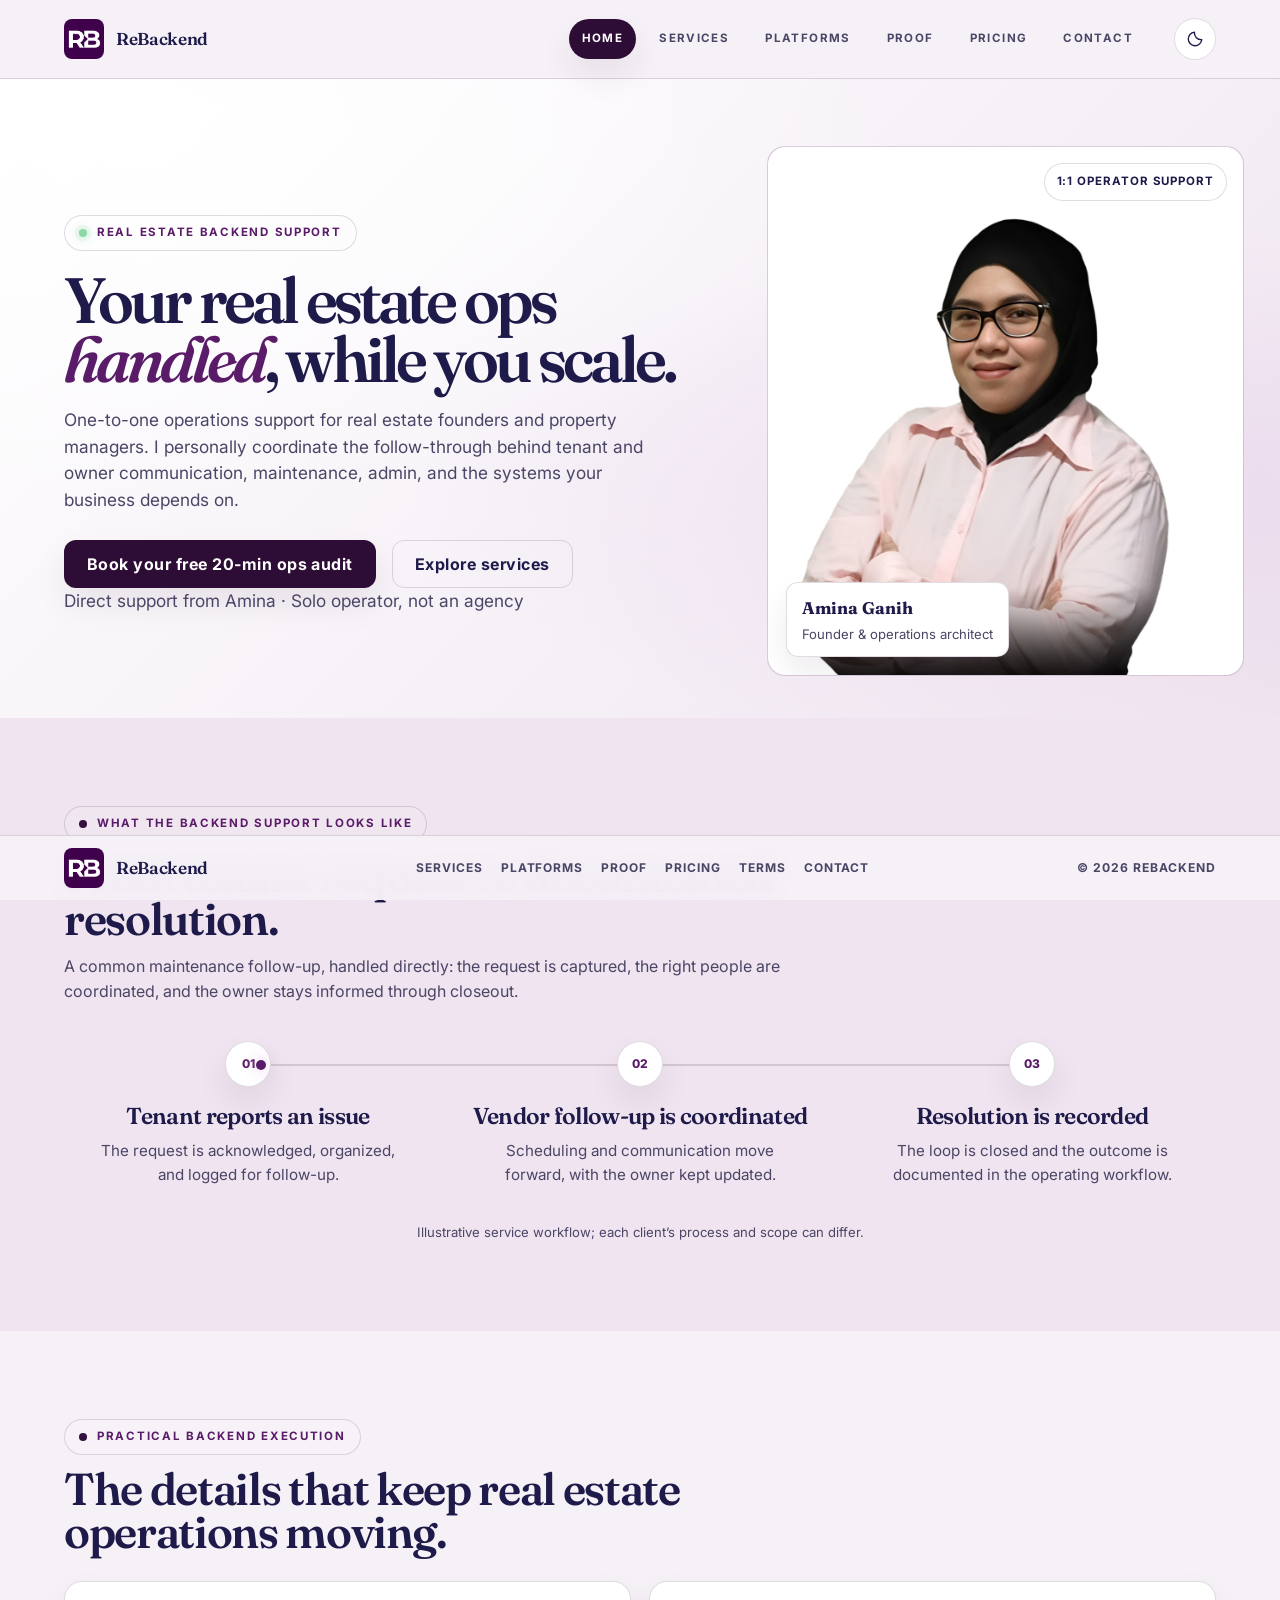
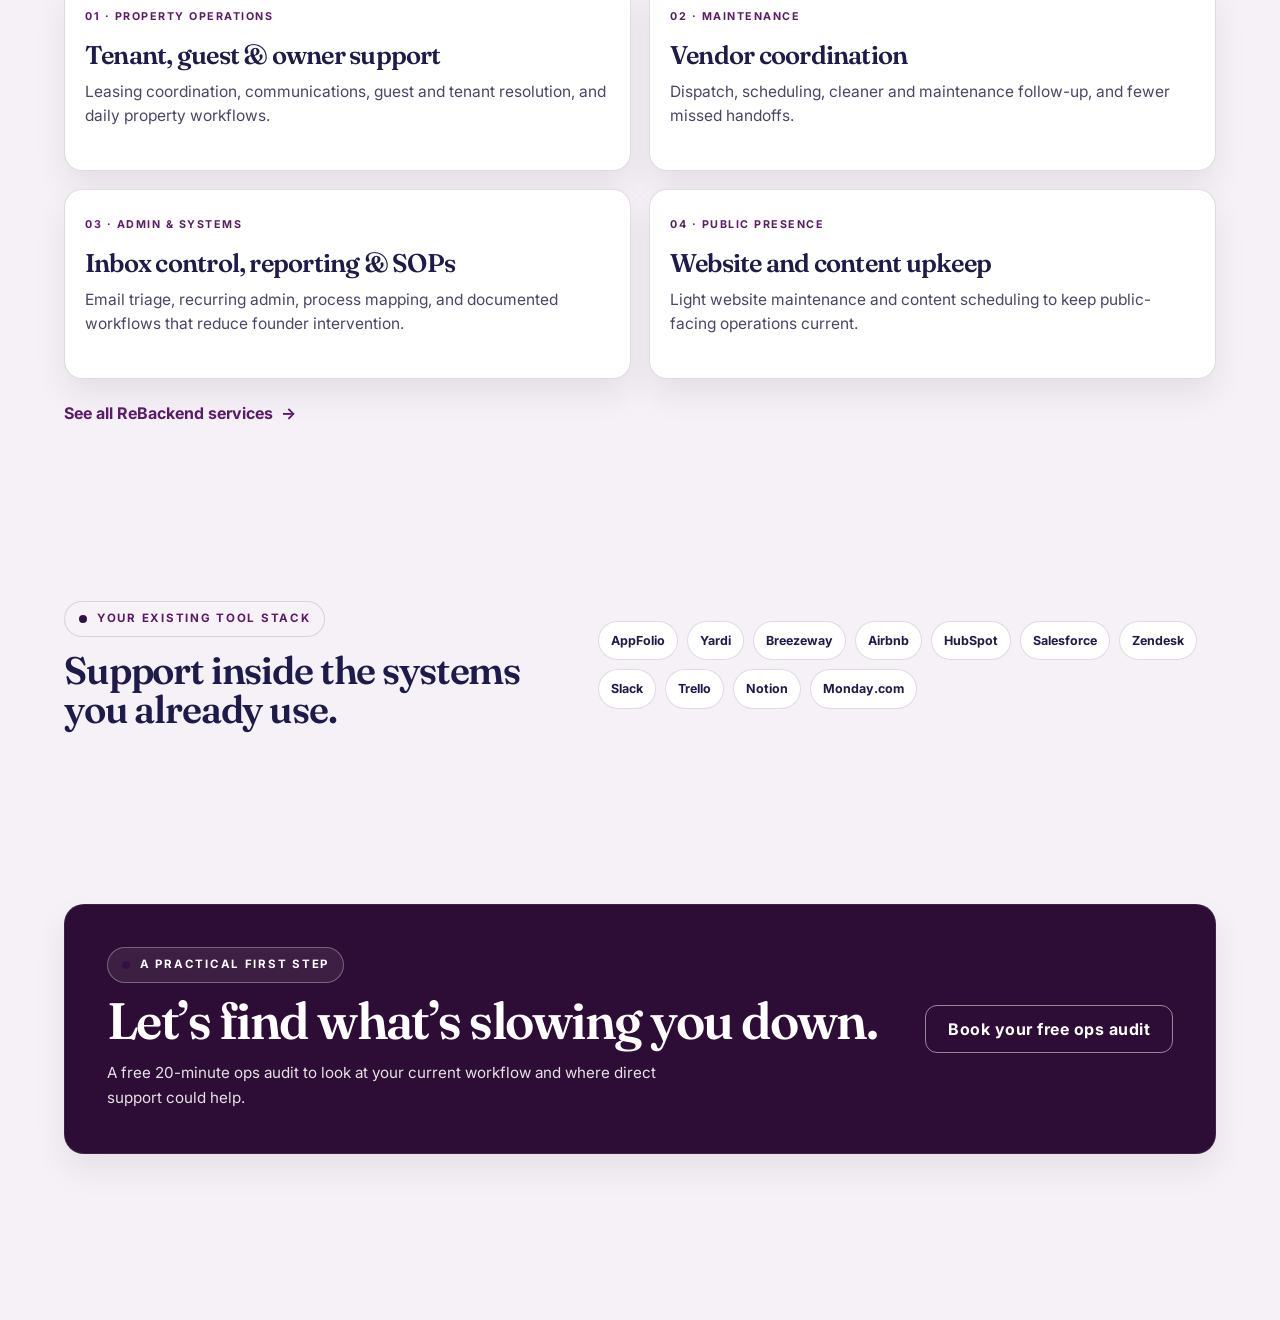
<file: index.html>
<!doctype html>
<html lang="en">
  <head>
    <meta charset="utf-8" />
    <meta name="viewport" content="width=device-width, initial-scale=1" />
    <meta name="theme-color" content="#2d0d35" />
    <title>
      ReBackend | Strategic Operations Partner
    </title>
    <meta
      name="description"
      content="One-to-one real estate operations support for property managers, founders, and PropTech operators."
    />
    <link rel="preconnect" href="https://fonts.googleapis.com" />
    <link rel="preconnect" href="https://fonts.gstatic.com" crossorigin />
    <link
      href="https://fonts.googleapis.com/css2?family=Fraunces:wght@500;600;700&family=Inter:wght@400;500;600;700;800&display=swap"
      rel="stylesheet"
    />
    <link rel="icon" type="image/x-icon" href="/favicon.ico?v=20260928" />
    <link rel="stylesheet" href="/assets/css/global.css?v=20260928-mobile-footer2" />
  </head>
  <body>
    <header class="site-header">
      <div class="nav-shell">
        <a class="brand" href="/" aria-label="ReBackend home">
          <img src="/assets/logo.png" alt="" class="brand-logo-img" />
          <span>
            ReBackend
          </span>
        </a>
        <nav class="nav-links" id="primary-navigation" aria-label="Primary navigation">
          <a class="nav-link" data-nav="home" href="/">
            Home
          </a>
          <a class="nav-link" data-nav="services" href="/services">
            Services
          </a>
          <a class="nav-link" data-nav="platforms" href="/platforms">
            Platforms
          </a>
          <a class="nav-link" data-nav="proof" href="/proof">
            Proof
          </a>
          <a class="nav-link" data-nav="pricing" href="/pricing">
            Pricing
          </a>
          <a class="nav-link" data-nav="contact" href="/contact">
            Contact
          </a>
        </nav>
        <div class="nav-controls">
          <button
            class="menu-toggle"
            type="button"
            data-menu-toggle
            aria-label="Open navigation menu"
            aria-controls="primary-navigation"
            aria-expanded="false"
          >
            <span aria-hidden="true">
              ☰
            </span>
          </button>
          <button
            class="theme-toggle"
            type="button"
            data-theme-toggle
            aria-label="Switch theme"
          >
          </button>
        </div>
      </div>
    </header>
    <main>
      <section class="section hero home-hero">
        <div class="section-shell">
          <div class="hero-grid">
            <div class="hero-copy">
              <div class="eyebrow online-indicator">
                Real estate backend support
              </div>
              <h1>Your real estate ops <span class="accent">handled</span>, while you scale.</h1>
              <p>
                One-to-one operations support for real estate founders and property managers.
                I personally coordinate the follow-through behind tenant and owner communication,
                maintenance, admin, and the systems your business depends on.
              </p>
              <div class="hero-actions">
                <a
                  class="btn btn-primary"
                  href="https://calendly.com/amina-rebackend/30min"
                  target="_blank"
                  rel="noopener noreferrer"
                >
                  Book your free 20-min ops audit
                </a>
                <a class="btn btn-secondary" href="/services">
                  Explore services
                </a>
              </div>
              <p class="hero-note">
                Direct support from Amina · Solo operator, not an agency
              </p>
            </div>
            <div class="hero-panel founder-photo-panel" data-tilt>
              <img
                class="hero-photo"
                src="/assets/amina-photo.jpg"
                alt="Amina Ganih, ReBackend founder and operations architect"
                fetchpriority="high"
              />
              <div class="photo-caption">
                <strong>
                  Amina Ganih
                </strong>
                <span>
                  Founder &amp; operations architect
                </span>
              </div>
              <span class="photo-tag">
                1:1 operator support
              </span>
            </div>
          </div>
        </div>
      </section>
      <section class="section workflow-section" aria-labelledby="workflow-title">
        <div class="section-shell">
          <div class="section-head workflow-heading">
            <div class="eyebrow">
              What the backend support looks like
            </div>
            <h2 id="workflow-title">
              From tenant request to documented resolution.
            </h2>
            <p>
              A common maintenance follow-up, handled directly: the request is captured,
              the right people are coordinated, and the owner stays informed through closeout.
            </p>
          </div>
          <ol class="workflow-track" aria-label="Example tenant maintenance workflow">
            <li class="workflow-step">
              <span class="workflow-icon" aria-hidden="true">
                01
              </span>
              <h3>
                Tenant reports an issue
              </h3>
              <p>
                The request is acknowledged, organized, and logged for follow-up.
              </p>
            </li>
            <li class="workflow-step">
              <span class="workflow-icon" aria-hidden="true">
                02
              </span>
              <h3>
                Vendor follow-up is coordinated
              </h3>
              <p>
                Scheduling and communication move forward, with the owner kept updated.
              </p>
            </li>
            <li class="workflow-step">
              <span class="workflow-icon" aria-hidden="true">
                03
              </span>
              <h3>
                Resolution is recorded
              </h3>
              <p>
                The loop is closed and the outcome is documented in the operating workflow.
              </p>
            </li>
          </ol>
          <p class="workflow-caption">
            Illustrative service workflow; each client’s process and scope can differ.
          </p>
        </div>
      </section>
      <section class="section home-services" aria-labelledby="home-services-title">
        <div class="section-shell">
          <div class="section-head">
            <div class="eyebrow">
              Practical backend execution
            </div>
            <h2 id="home-services-title">
              The details that keep real estate operations moving.
            </h2>
          </div>
          <div class="feature-list home-feature-list">
            <article class="feature-card">
              <div class="feature-number">
                01 · Property operations
              </div>
              <h3>
                Tenant, guest &amp; owner support
              </h3>
              <p>
                Leasing coordination, communications, guest and tenant resolution, and daily property workflows.
              </p>
            </article>
            <article class="feature-card">
              <div class="feature-number">
                02 · Maintenance
              </div>
              <h3>
                Vendor coordination
              </h3>
              <p>
                Dispatch, scheduling, cleaner and maintenance follow-up, and fewer missed handoffs.
              </p>
            </article>
            <article class="feature-card">
              <div class="feature-number">
                03 · Admin &amp; systems
              </div>
              <h3>
                Inbox control, reporting &amp; SOPs
              </h3>
              <p>
                Email triage, recurring admin, process mapping, and documented workflows that reduce founder intervention.
              </p>
            </article>
            <article class="feature-card">
              <div class="feature-number">
                04 · Public presence
              </div>
              <h3>
                Website and content upkeep
              </h3>
              <p>
                Light website maintenance and content scheduling to keep public-facing operations current.
              </p>
            </article>
          </div>
          <a class="text-link" href="/services">
            See all ReBackend services
            <span aria-hidden="true">
              →
            </span>
          </a>
        </div>
      </section>
      <section class="section home-platforms" aria-labelledby="platforms-title">
        <div class="section-shell platform-strip">
          <div>
            <div class="eyebrow">
              Your existing tool stack
            </div>
            <h2 id="platforms-title">
              Support inside the systems you already use.
            </h2>
          </div>
          <div class="platform-chips" aria-label="Platforms supported">
            <span>
              AppFolio
            </span>
            <span>
              Yardi
            </span>
            <span>
              Breezeway
            </span>
            <span>
              Airbnb
            </span>
            <span>
              HubSpot
            </span>
            <span>
              Salesforce
            </span>
            <span>
              Zendesk
            </span>
            <span>
              Slack
            </span>
            <span>
              Trello
            </span>
            <span>
              Notion
            </span>
            <span>
              Monday.com
            </span>
          </div>
        </div>
      </section>
      <section class="section home-contact" aria-labelledby="contact-title">
        <div class="section-shell">
          <div class="brand-panel contact-panel">
            <div>
              <div class="eyebrow">
                A practical first step
              </div>
              <h2 id="contact-title">
                Let’s find what’s slowing you down.
              </h2>
              <p>
                A free 20-minute ops audit to look at your current workflow and where direct support could help.
              </p>
            </div>
            <a
              class="btn btn-secondary contact-button"
              href="https://calendly.com/amina-rebackend/30min"
              target="_blank"
              rel="noopener noreferrer"
            >
              Book your free ops audit
            </a>
          </div>
        </div>
      </section>
    </main>
    <footer>
      <div class="footer-inner">
        <a class="brand" href="/" aria-label="ReBackend home">
          <img src="/assets/logo.png" alt="" class="brand-logo-img" />
          <span>
            ReBackend
          </span>
        </a>
        <nav class="footer-links" aria-label="Footer navigation">
          <a href="/services">
            Services
          </a>
          <a href="/platforms">
            Platforms
          </a>
          <a href="/proof">
            Proof
          </a>
          <a href="/pricing">
            Pricing
          </a>
          <a href="/terms">
            Terms
          </a>
          <a href="/contact">Contact</a>
        </nav>
        <div class="footer-meta">
          © 2026 ReBackend
        </div>
      </div>
    </footer>
    <script src="/assets/js/app.js">
    </script>
  </body>
</html>
</file>
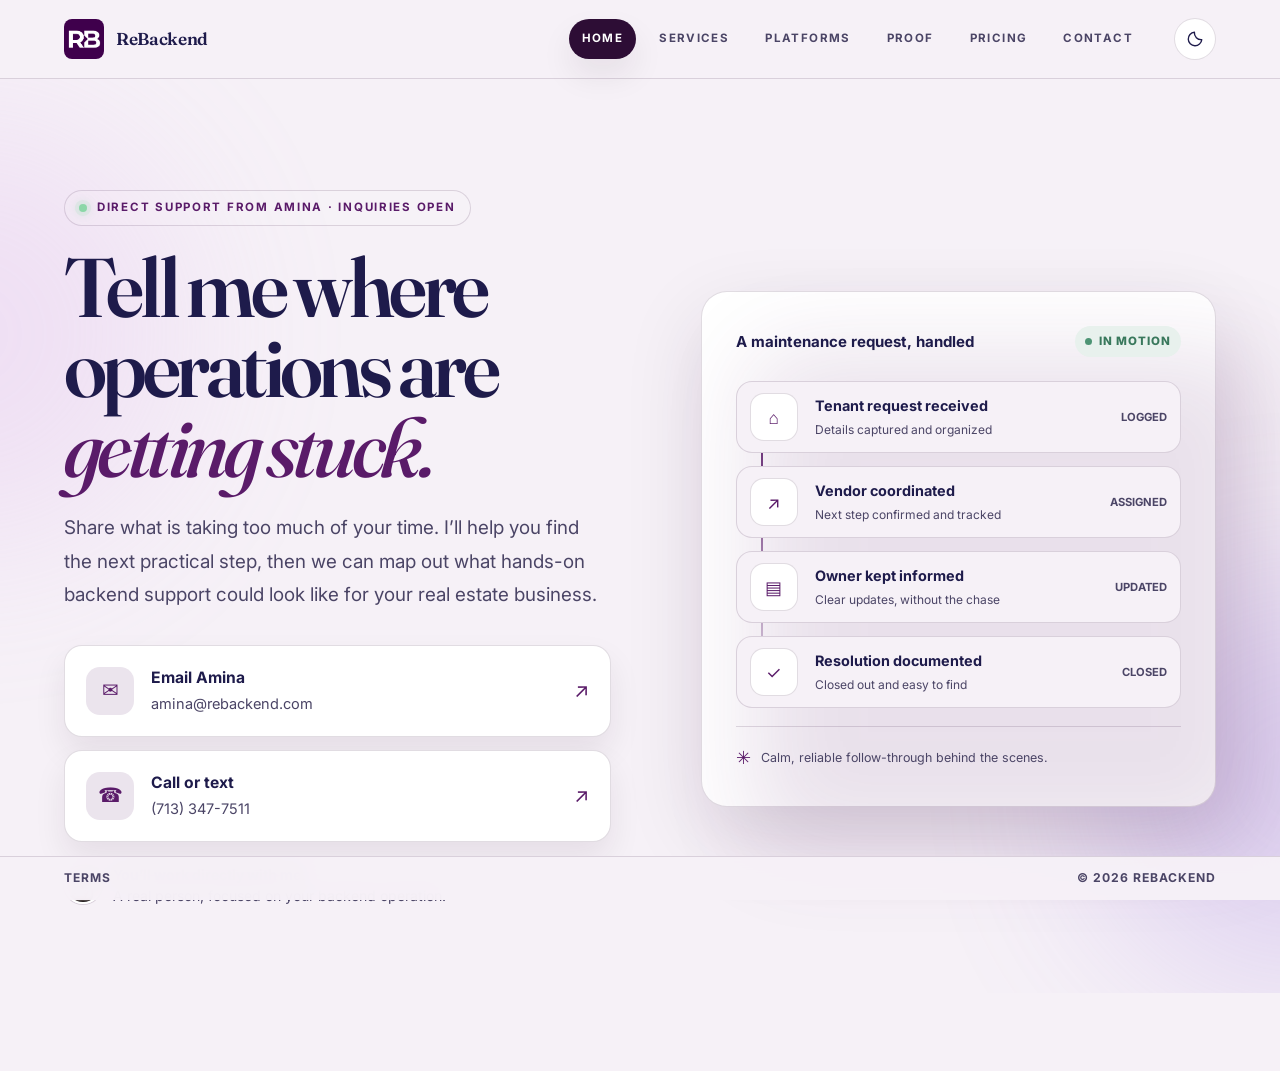
<file: contact.html>
<!doctype html>
<html lang="en" data-theme="light">
  <head>
    <meta charset="utf-8" />
    <meta name="viewport" content="width=device-width, initial-scale=1" />
    <meta name="theme-color" content="#2d0d35" />
    <title>Contact Amina | ReBackend</title>
    <link rel="preconnect" href="https://fonts.googleapis.com" />
    <link rel="preconnect" href="https://fonts.gstatic.com" crossorigin />
    <link href="https://fonts.googleapis.com/css2?family=Fraunces:wght@500;600;700&family=Inter:wght@400;500;600;700;800&display=swap" rel="stylesheet" />
    <link rel="icon" type="image/x-icon" href="/favicon.ico?v=20260928" />
    <link rel="stylesheet" href="/assets/css/global.css?v=20260928-mobile-footer2" />
    <style>
      .contact-page {
        position: relative;
        overflow: hidden;
        padding: clamp(56px, 9vw, 112px) 0 86px;
      }

      .contact-page::before,
      .contact-page::after {
        position: absolute;
        z-index: -1;
        width: 420px;
        height: 420px;
        border-radius: 50%;
        content: "";
        filter: blur(90px);
        opacity: 0.22;
        pointer-events: none;
      }

      .contact-page::before {
        top: 5%;
        left: -240px;
        background: #d7a2e9;
      }

      .contact-page::after {
        right: -230px;
        bottom: 0;
        background: #8b63d9;
      }

      .contact-layout {
        display: grid;
        grid-template-columns: minmax(0, 1.03fr) minmax(340px, 0.97fr);
        gap: clamp(36px, 7vw, 94px);
        align-items: center;
      }

      .contact-copy h1 {
        max-width: 700px;
        margin-top: 22px;
        font-size: clamp(3rem, 6.5vw, 5.8rem);
        line-height: 0.96;
        letter-spacing: -0.055em;
      }

      .contact-copy h1 em {
        color: var(--accent-primary);
        font-weight: 500;
      }

      .contact-intro {
        max-width: 570px;
        margin-top: 24px;
        color: var(--text-secondary);
        font-size: clamp(1.02rem, 1.5vw, 1.18rem);
        line-height: 1.75;
      }

      .contact-cards {
        display: grid;
        gap: 13px;
        margin-top: 34px;
      }

      .contact-card {
        display: flex;
        align-items: center;
        gap: 17px;
        min-height: 92px;
        padding: 18px 21px;
        border: 1px solid var(--border-color);
        border-radius: 18px;
        background: var(--card-bg);
        box-shadow: var(--shadow-soft);
        transition: transform 220ms ease, border-color 220ms ease, box-shadow 220ms ease;
      }

      .contact-card:hover,
      .contact-card:focus-visible {
        transform: translateY(-4px);
        border-color: var(--accent-primary);
        box-shadow: 0 18px 42px rgba(90, 27, 105, 0.16);
      }

      .contact-card:focus-visible {
        outline: 3px solid var(--accent-primary);
        outline-offset: 3px;
      }

      .contact-icon {
        display: grid;
        width: 48px;
        height: 48px;
        flex: 0 0 48px;
        place-items: center;
        border-radius: 14px;
        background: color-mix(in srgb, var(--accent-primary) 12%, var(--card-bg));
        color: var(--accent-primary);
        font-size: 1.25rem;
      }

      .contact-card-copy {
        display: grid;
        gap: 3px;
        min-width: 0;
      }

      .contact-card-copy strong {
        color: var(--text-primary);
        font-size: 0.98rem;
      }

      .contact-card-copy span {
        overflow-wrap: anywhere;
        color: var(--text-secondary);
        font-size: 0.91rem;
      }

      .contact-arrow {
        margin-left: auto;
        color: var(--accent-primary);
        font-size: 1.25rem;
        transition: transform 220ms ease;
      }

      .contact-card:hover .contact-arrow {
        transform: translateX(5px);
      }

      .operator-note {
        display: flex;
        align-items: center;
        gap: 11px;
        margin-top: 22px;
        color: var(--text-secondary);
        font-size: 0.88rem;
      }

      .operator-note img {
        position: static;
        inset: auto;
        width: 38px;
        height: 38px;
        max-height: none;
        border: 2px solid var(--card-bg);
        border-radius: 50%;
        object-fit: cover;
        object-position: center 18%;
        box-shadow: 0 0 0 1px var(--border-color);
      }

      .operator-note strong {
        color: var(--text-primary);
      }

      .workflow-card {
        position: relative;
        padding: clamp(22px, 3vw, 34px);
        border: 1px solid var(--border-color);
        border-radius: 26px;
        background: var(--card-bg);
        box-shadow: 0 28px 80px rgba(40, 18, 49, 0.12);
        isolation: isolate;
      }

      .workflow-card::before {
        position: absolute;
        z-index: -1;
        inset: 12% -10% -8% 10%;
        border-radius: inherit;
        background: var(--accent-primary);
        content: "";
        filter: blur(48px);
        opacity: 0.13;
      }

      .workflow-topline {
        display: flex;
        align-items: center;
        justify-content: space-between;
        gap: 12px;
        margin-bottom: 24px;
      }

      .workflow-topline strong {
        color: var(--text-primary);
        font-size: 0.94rem;
      }

      .live-pill {
        display: inline-flex;
        align-items: center;
        gap: 7px;
        padding: 7px 10px;
        border-radius: 999px;
        background: color-mix(in srgb, #4d9474 13%, var(--card-bg));
        color: #39785c;
        font-size: 0.72rem;
        font-weight: 800;
        letter-spacing: 0.08em;
        text-transform: uppercase;
      }

      .live-dot {
        width: 7px;
        height: 7px;
        border-radius: 50%;
        background: #4d9474;
        box-shadow: 0 0 0 0 rgba(77, 148, 116, 0.45);
        animation: pulse 2s infinite;
      }

      .flow-list {
        position: relative;
        display: grid;
        gap: 13px;
      }

      .flow-list::before {
        position: absolute;
        top: 26px;
        bottom: 26px;
        left: 25px;
        width: 2px;
        background: linear-gradient(var(--accent-primary), color-mix(in srgb, var(--accent-primary) 15%, transparent));
        content: "";
      }

      .flow-item {
        position: relative;
        display: grid;
        grid-template-columns: 52px minmax(0, 1fr) auto;
        align-items: center;
        gap: 13px;
        min-height: 72px;
        padding: 11px 13px;
        border: 1px solid var(--border-color);
        border-radius: 16px;
        background: var(--bg-primary);
        animation: rise-in 700ms both;
      }

      .flow-item:nth-child(2) { animation-delay: 120ms; }
      .flow-item:nth-child(3) { animation-delay: 240ms; }
      .flow-item:nth-child(4) { animation-delay: 360ms; }

      .flow-node {
        z-index: 1;
        display: grid;
        width: 48px;
        height: 48px;
        place-items: center;
        border: 1px solid var(--border-color);
        border-radius: 14px;
        background: var(--card-bg);
        color: var(--accent-primary);
        font-size: 1.1rem;
      }

      .flow-text {
        display: grid;
        gap: 3px;
      }

      .flow-text strong {
        color: var(--text-primary);
        font-size: 0.9rem;
      }

      .flow-text small {
        color: var(--text-secondary);
        font-size: 0.75rem;
      }

      .flow-status {
        color: var(--text-secondary);
        font-size: 0.7rem;
        font-weight: 700;
      }

      .workflow-foot {
        display: flex;
        align-items: center;
        gap: 10px;
        margin-top: 18px;
        padding-top: 17px;
        border-top: 1px solid var(--border-color);
        color: var(--text-secondary);
        font-size: 0.78rem;
      }

      .workflow-foot span:first-child {
        color: var(--accent-primary);
        font-size: 1.1rem;
      }

      @keyframes pulse {
        70% { box-shadow: 0 0 0 7px rgba(77, 148, 116, 0); }
        100% { box-shadow: 0 0 0 0 rgba(77, 148, 116, 0); }
      }

      @keyframes rise-in {
        from { opacity: 0; transform: translateY(9px); }
        to { opacity: 1; transform: translateY(0); }
      }

      @media (max-width: 820px) {
        .contact-layout { grid-template-columns: 1fr; }
        .workflow-card { max-width: 620px; }
      }

      @media (max-width: 540px) {
        .contact-page { padding-top: 42px; }
        .contact-layout { gap: 38px; }
        .contact-copy h1 { font-size: clamp(2.8rem, 13vw, 4.2rem); }
        .contact-card { min-height: 82px; padding: 14px; }
        .workflow-card { padding: 18px 14px; border-radius: 20px; }
        .flow-item { grid-template-columns: 45px minmax(0, 1fr); gap: 9px; padding: 9px; }
        .flow-node { width: 42px; height: 42px; }
        .flow-status { display: none; }
      }

      @media (prefers-reduced-motion: reduce) {
        *, *::before, *::after {
          scroll-behavior: auto !important;
          animation-duration: 0.01ms !important;
          animation-iteration-count: 1 !important;
          transition-duration: 0.01ms !important;
        }
      }
    </style>
  </head>
  <body>
    <header class="site-header">
      <div class="nav-shell">
        <a class="brand" href="/" aria-label="ReBackend home">
          <img src="/assets/logo.png" alt="" class="brand-logo-img" />
          <span>ReBackend</span>
        </a>
        <nav class="nav-links" id="primary-navigation" aria-label="Primary navigation">
          <a class="nav-link" data-nav="home" href="/">Home</a>
          <a class="nav-link" data-nav="services" href="/services">Services</a>
          <a class="nav-link" data-nav="platforms" href="/platforms">Platforms</a>
          <a class="nav-link" data-nav="proof" href="/proof">Proof</a>
          <a class="nav-link" data-nav="pricing" href="/pricing">Pricing</a>
          <a class="nav-link" data-nav="contact" href="/contact">Contact</a>
        </nav>
        <div class="nav-controls">
          <button class="menu-toggle" type="button" data-menu-toggle aria-label="Open navigation menu" aria-controls="primary-navigation" aria-expanded="false"><span aria-hidden="true">☰</span></button>
          <button class="theme-toggle" type="button" data-theme-toggle aria-label="Switch theme"></button>
        </div>
      </div>
    </header>

    <main>
      <section class="contact-page">
        <div class="section-shell contact-layout">
          <div class="contact-copy">
            <div class="eyebrow contact-status">Direct support from Amina · inquiries open</div>
            <h1>Tell me where operations are <em>getting stuck.</em></h1>
            <p class="contact-intro">Share what is taking too much of your time. I’ll help you find the next practical step, then we can map out what hands-on backend support could look like for your real estate business.</p>

            <div class="contact-cards" aria-label="Contact Amina">
              <a class="contact-card" href="mailto:amina@rebackend.com?subject=Let%E2%80%99s%20talk%20about%20my%20operations">
                <span class="contact-icon" aria-hidden="true">✉</span>
                <span class="contact-card-copy"><strong>Email Amina</strong><span>amina@rebackend.com</span></span>
                <span class="contact-arrow" aria-hidden="true">↗</span>
              </a>
              <a class="contact-card" href="tel:+17133477511">
                <span class="contact-icon" aria-hidden="true">☎</span>
                <span class="contact-card-copy"><strong>Call or text</strong><span>(713) 347-7511</span></span>
                <span class="contact-arrow" aria-hidden="true">↗</span>
              </a>
            </div>

            <div class="operator-note">
              <img src="/assets/amina-photo.jpg" alt="" />
              <span><strong>You’ll work directly with me.</strong><br />A real person, focused on your backend operation.</span>
            </div>
          </div>

          <aside class="workflow-card" aria-label="Example of real estate operations support">
            <div class="workflow-topline">
              <strong>A maintenance request, handled</strong>
              <span class="live-pill"><span class="live-dot"></span> In motion</span>
            </div>
            <div class="flow-list">
              <div class="flow-item"><span class="flow-node" aria-hidden="true">⌂</span><span class="flow-text"><strong>Tenant request received</strong><small>Details captured and organized</small></span><span class="flow-status">LOGGED</span></div>
              <div class="flow-item"><span class="flow-node" aria-hidden="true">↗</span><span class="flow-text"><strong>Vendor coordinated</strong><small>Next step confirmed and tracked</small></span><span class="flow-status">ASSIGNED</span></div>
              <div class="flow-item"><span class="flow-node" aria-hidden="true">▤</span><span class="flow-text"><strong>Owner kept informed</strong><small>Clear updates, without the chase</small></span><span class="flow-status">UPDATED</span></div>
              <div class="flow-item"><span class="flow-node" aria-hidden="true">✓</span><span class="flow-text"><strong>Resolution documented</strong><small>Closed out and easy to find</small></span><span class="flow-status">CLOSED</span></div>
            </div>
            <div class="workflow-foot"><span aria-hidden="true">✳</span><span>Calm, reliable follow-through behind the scenes.</span></div>
          </aside>
        </div>
      </section>
    </main>

    <footer>
      <div class="footer-inner">
        <nav class="footer-links" aria-label="Footer navigation">
          <a href="/terms">Terms</a>
        </nav>
        <div class="footer-meta">© 2026 ReBackend</div>
      </div>
    </footer>
    <script src="/assets/js/app.js"></script>
  </body>
</html>
</file>
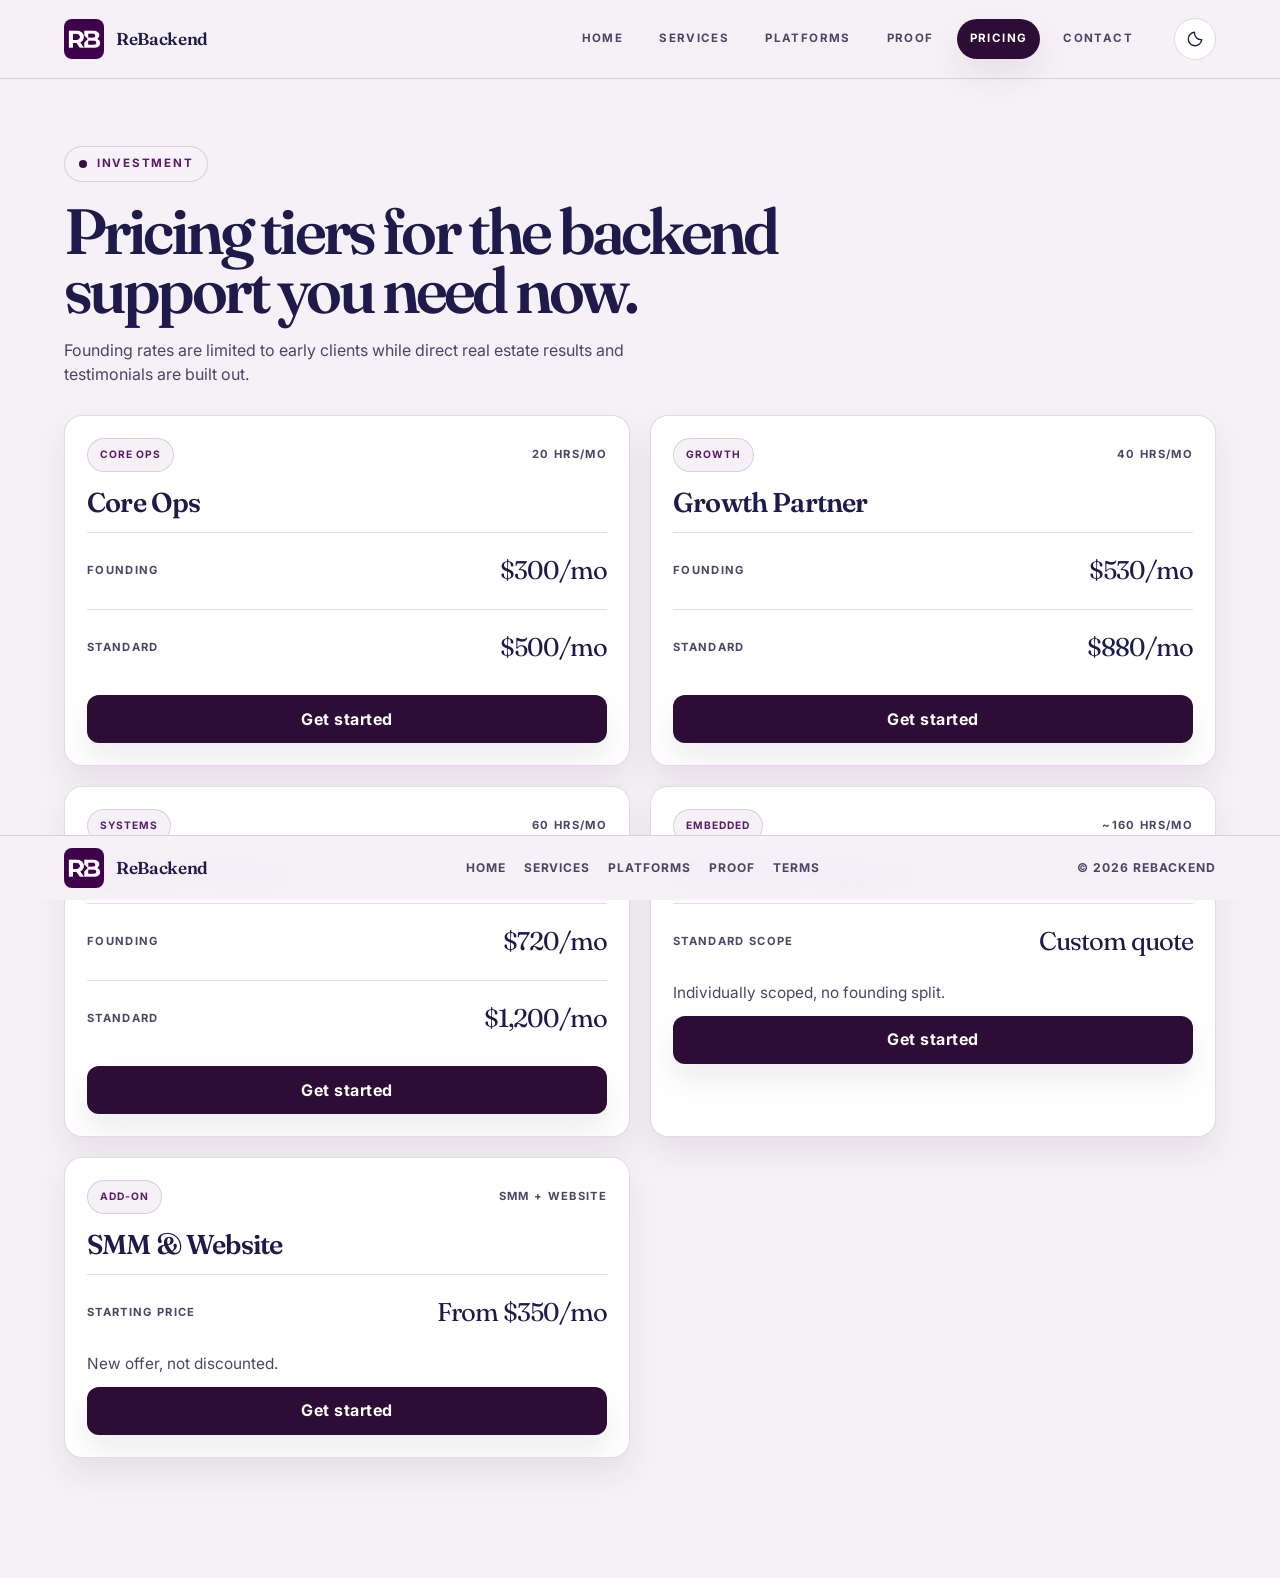
<file: pricing.html>
<!doctype html>
<html lang="en">
  <head>
    <meta charset="utf-8">
    <meta name="viewport" content="width=device-width,initial-scale=1">
    <title>
      Pricing | ReBackend
    </title>
    <meta name="description" content="ReBackend operations support pricing tiers.">
    <link rel="preconnect" href="https://fonts.googleapis.com">
    <link rel="preconnect" href="https://fonts.gstatic.com" crossorigin>
    <link href="https://fonts.googleapis.com/css2?family=Fraunces:wght@500;600;700&family=Inter:wght@400;500;600;700;800&display=swap" rel="stylesheet">
    <link rel="icon" type="image/x-icon" href="/favicon.ico?v=20260928">
    <link rel="stylesheet" href="/assets/css/global.css?v=20260928-mobile-footer2">
  </head>
  <body>
    <header class="site-header">
      <div class="nav-shell">
        <a class="brand" href="/" aria-label="ReBackend home">
          <img src="/assets/logo.png" alt="" class="brand-logo-img" />
          <span>
            ReBackend
          </span>
        </a>
        <nav class="nav-links" id="primary-navigation" aria-label="Primary navigation">
          <a class="nav-link" data-nav="home" href="/">
            Home
          </a>
          <a class="nav-link" data-nav="services" href="/services">
            Services
          </a>
          <a class="nav-link" data-nav="platforms" href="/platforms">
            Platforms
          </a>
          <a class="nav-link" data-nav="proof" href="/proof">
            Proof
          </a>
          <a class="nav-link" data-nav="pricing" href="/pricing">
            Pricing
          </a>
          <a class="nav-link" data-nav="contact" href="/contact">
            Contact
          </a>
        </nav>
        <div class="nav-controls">
          <button class="menu-toggle" type="button" data-menu-toggle aria-label="Open navigation menu" aria-controls="primary-navigation" aria-expanded="false">
            <span aria-hidden="true">
              ☰
            </span>
          </button>
          <button class="theme-toggle" type="button" data-theme-toggle aria-label="Switch theme">
          </button>
        </div>
      </div>
    </header>
    <main>
      <section class="section hero">
        <div class="section-shell">
          <div class="section-head">
            <div class="eyebrow">
              Investment
            </div>
            <h1>
              Pricing tiers for the backend support you need now.
            </h1>
            <p>
              Founding rates are limited to early clients while direct real estate results and testimonials are built out.
            </p>
          </div>
          <div class="pricing-grid">
            <article class="pricing-card">
              <div class="pricing-body">
                <div class="pricing-topline">
                  <span class="badge">
                    Core Ops
                  </span>
                  <span class="meta">
                    20 hrs/mo
                  </span>
                </div>
                <h3>
                  Core Ops
                </h3>
                <div class="price-row">
                  <span class="label">
                    Founding
                  </span>
                  <span class="amount">
                    $300/mo
                  </span>
                </div>
                <div class="price-row">
                  <span class="label">
                    Standard
                  </span>
                  <span class="amount">
                    $500/mo
                  </span>
                </div>
                <a class="btn btn-primary cta" href="https://calendly.com/amina-rebackend/30min?month=2026-09&amp;date=2026-09-01" target="_blank" rel="noopener">
                  Get started
                </a>
              </div>
            </article>
            <article class="pricing-card">
              <div class="pricing-body">
                <div class="pricing-topline">
                  <span class="badge">
                    Growth
                  </span>
                  <span class="meta">
                    40 hrs/mo
                  </span>
                </div>
                <h3>
                  Growth Partner
                </h3>
                <div class="price-row">
                  <span class="label">
                    Founding
                  </span>
                  <span class="amount">
                    $530/mo
                  </span>
                </div>
                <div class="price-row">
                  <span class="label">
                    Standard
                  </span>
                  <span class="amount">
                    $880/mo
                  </span>
                </div>
                <a class="btn btn-primary cta" href="https://calendly.com/amina-rebackend/30min?month=2026-09&amp;date=2026-09-01" target="_blank" rel="noopener">
                  Get started
                </a>
              </div>
            </article>
            <article class="pricing-card">
              <div class="pricing-body">
                <div class="pricing-topline">
                  <span class="badge">
                    Systems
                  </span>
                  <span class="meta">
                    60 hrs/mo
                  </span>
                </div>
                <h3>
                  Systems Partner
                </h3>
                <div class="price-row">
                  <span class="label">
                    Founding
                  </span>
                  <span class="amount">
                    $720/mo
                  </span>
                </div>
                <div class="price-row">
                  <span class="label">
                    Standard
                  </span>
                  <span class="amount">
                    $1,200/mo
                  </span>
                </div>
                <a class="btn btn-primary cta" href="https://calendly.com/amina-rebackend/30min?month=2026-09&amp;date=2026-09-01" target="_blank" rel="noopener">
                  Get started
                </a>
              </div>
            </article>
            <article class="pricing-card">
              <div class="pricing-body">
                <div class="pricing-topline">
                  <span class="badge">
                    Embedded
                  </span>
                  <span class="meta">
                    ~160 hrs/mo
                  </span>
                </div>
                <h3>
                  Embedded Support
                </h3>
                <div class="price-row">
                  <span class="label">
                    Standard scope
                  </span>
                  <span class="amount">
                    Custom quote
                  </span>
                </div>
                <p>
                  Individually scoped, no founding split.
                </p>
                <a class="btn btn-primary cta" href="https://calendly.com/amina-rebackend/30min?month=2026-09&amp;date=2026-09-01" target="_blank" rel="noopener">
                  Get started
                </a>
              </div>
            </article>
            <article class="pricing-card">
              <div class="pricing-body">
                <div class="pricing-topline">
                  <span class="badge">
                    Add-on
                  </span>
                  <span class="meta">
                    SMM + website
                  </span>
                </div>
                <h3>
                  SMM &amp; Website
                </h3>
                <div class="price-row">
                  <span class="label">
                    Starting price
                  </span>
                  <span class="amount">
                    From $350/mo
                  </span>
                </div>
                <p>
                  New offer, not discounted.
                </p>
                <a class="btn btn-primary cta" href="https://calendly.com/amina-rebackend/30min?month=2026-09&amp;date=2026-09-01" target="_blank" rel="noopener">
                  Get started
                </a>
              </div>
            </article>
          </div>
        </div>
      </section>
    </main>
    <footer>
      <div class="footer-inner">
        <div class="brand">
          <img src="/assets/logo.png" alt="ReBackend logo" class="brand-logo-img">
          <span>
            ReBackend
          </span>
        </div>
        <div class="footer-links">
          <a href="/">
            Home
          </a>
          <a href="/services">
            Services
          </a>
          <a href="/platforms">
            Platforms
          </a>
          <a href="/proof">
            Proof
          </a>
          <a href="/terms">
            Terms
          </a>
        </div>
        <div class="footer-meta">
          © 2026 ReBackend
        </div>
      </div>
    </footer>
    <script src="/assets/js/app.js">
    </script>
  </body>
</html>
</file>
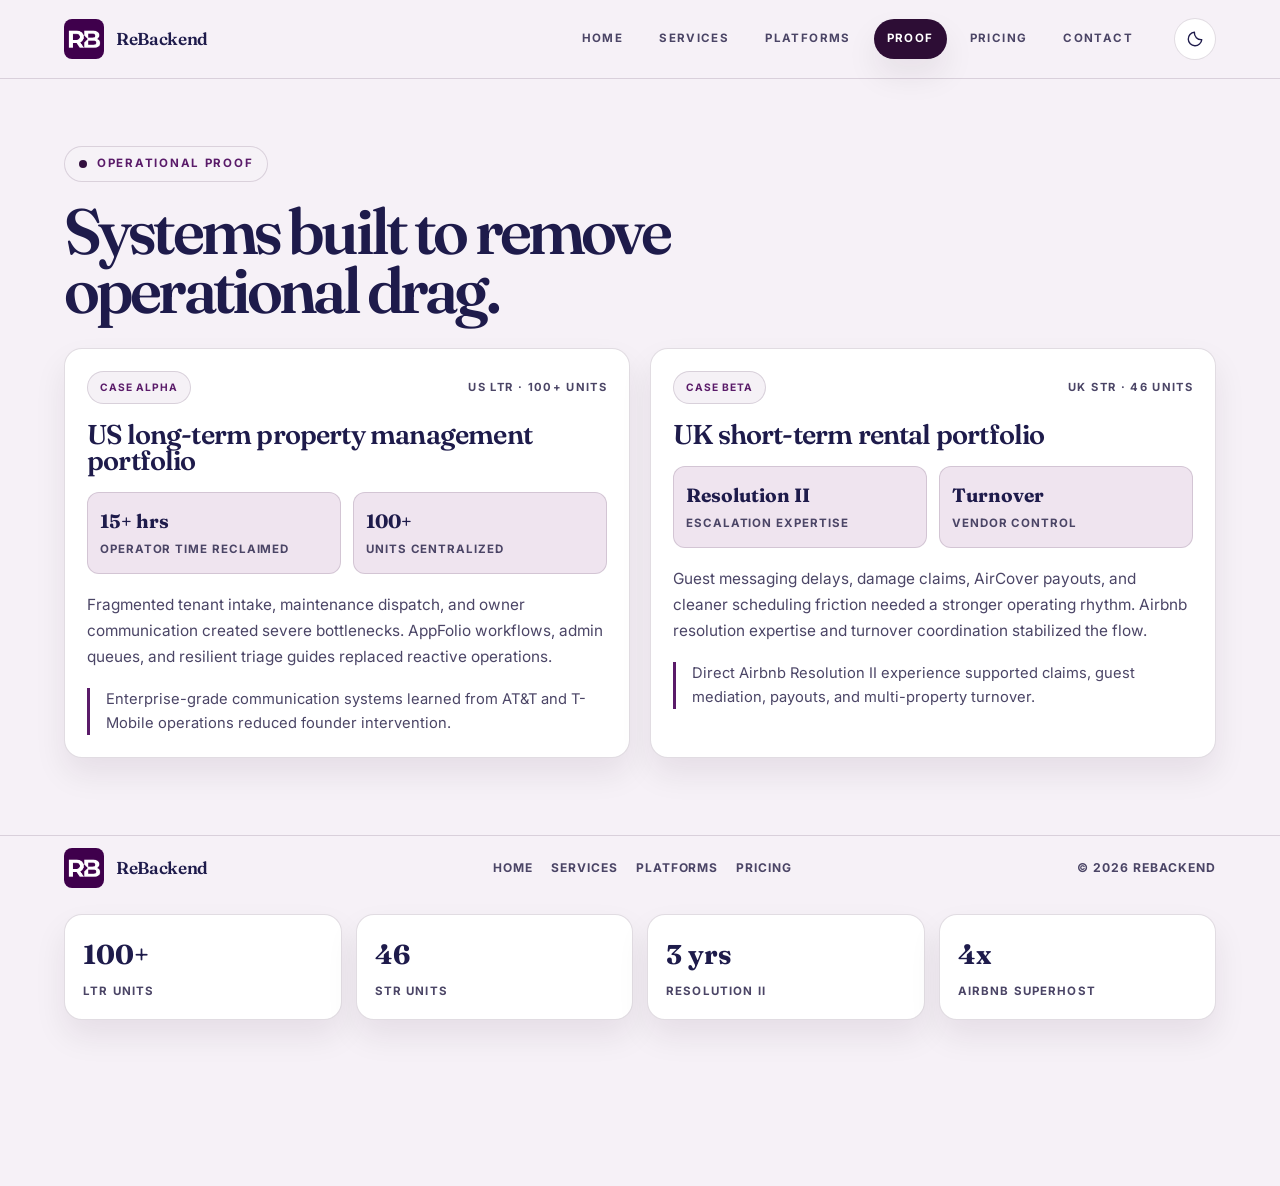
<file: proof.html>
<!doctype html>
<html lang="en">
  <head>
    <meta charset="utf-8">
    <meta name="viewport" content="width=device-width,initial-scale=1">
    <title>
      Proof | ReBackend
    </title>
    <meta name="description" content="ReBackend operational case studies and performance proof.">
    <link rel="preconnect" href="https://fonts.googleapis.com">
    <link rel="preconnect" href="https://fonts.gstatic.com" crossorigin>
    <link href="https://fonts.googleapis.com/css2?family=Fraunces:wght@500;600;700&family=Inter:wght@400;500;600;700;800&display=swap" rel="stylesheet">
    <link rel="icon" type="image/x-icon" href="/favicon.ico?v=20260928">
    <link rel="stylesheet" href="/assets/css/global.css?v=20260928-mobile-footer2">
  </head>
  <body>
    <header class="site-header">
      <div class="nav-shell">
        <a class="brand" href="/" aria-label="ReBackend home">
          <img src="/assets/logo.png" alt="" class="brand-logo-img" />
          <span>
            ReBackend
          </span>
        </a>
        <nav class="nav-links" id="primary-navigation" aria-label="Primary navigation">
          <a class="nav-link" data-nav="home" href="/">
            Home
          </a>
          <a class="nav-link" data-nav="services" href="/services">
            Services
          </a>
          <a class="nav-link" data-nav="platforms" href="/platforms">
            Platforms
          </a>
          <a class="nav-link" data-nav="proof" href="/proof">
            Proof
          </a>
          <a class="nav-link" data-nav="pricing" href="/pricing">
            Pricing
          </a>
          <a class="nav-link" data-nav="contact" href="/contact">
            Contact
          </a>
        </nav>
        <div class="nav-controls">
          <button class="menu-toggle" type="button" data-menu-toggle aria-label="Open navigation menu" aria-controls="primary-navigation" aria-expanded="false">
            <span aria-hidden="true">
              ☰
            </span>
          </button>
          <button class="theme-toggle" type="button" data-theme-toggle aria-label="Switch theme">
          </button>
        </div>
      </div>
    </header>
    <main>
      <section class="section hero">
        <div class="section-shell">
          <div class="section-head">
            <div class="eyebrow">
              Operational proof
            </div>
            <h1>
              Systems built to remove operational drag.
            </h1>
          </div>
          <div class="case-grid">
            <article class="case-card">
              <div class="case-body">
                <div class="case-topline">
                  <span class="badge">
                    Case Alpha
                  </span>
                  <span class="meta">
                    US LTR · 100+ units
                  </span>
                </div>
                <h3>
                  US long-term property management portfolio
                </h3>
                <div class="case-metrics">
                  <div class="mini-stat">
                    <strong>
                      15+ hrs
                    </strong>
                    <span>
                      Operator time reclaimed
                    </span>
                  </div>
                  <div class="mini-stat">
                    <strong>
                      100+
                    </strong>
                    <span>
                      Units centralized
                    </span>
                  </div>
                </div>
                <p>
                  Fragmented tenant intake, maintenance dispatch, and owner communication created severe bottlenecks. AppFolio workflows, admin queues, and resilient triage guides replaced reactive operations.
                </p>
                <div class="case-quote">
                  Enterprise-grade communication systems learned from AT&amp;T and T-Mobile operations reduced founder intervention.
                </div>
              </div>
            </article>
            <article class="case-card">
              <div class="case-body">
                <div class="case-topline">
                  <span class="badge">
                    Case Beta
                  </span>
                  <span class="meta">
                    UK STR · 46 units
                  </span>
                </div>
                <h3>
                  UK short-term rental portfolio
                </h3>
                <div class="case-metrics">
                  <div class="mini-stat">
                    <strong>
                      Resolution II
                    </strong>
                    <span>
                      Escalation expertise
                    </span>
                  </div>
                  <div class="mini-stat">
                    <strong>
                      Turnover
                    </strong>
                    <span>
                      Vendor control
                    </span>
                  </div>
                </div>
                <p>
                  Guest messaging delays, damage claims, AirCover payouts, and cleaner scheduling friction needed a stronger operating rhythm. Airbnb resolution expertise and turnover coordination stabilized the flow.
                </p>
                <div class="case-quote">
                  Direct Airbnb Resolution II experience supported claims, guest mediation, payouts, and multi-property turnover.
                </div>
              </div>
            </article>
          </div>
        </div>
      </section>
      <section class="section">
        <div class="section-shell">
          <div class="tile-grid">
            <div class="tile">
              <strong>
                100+
              </strong>
              <span>
                LTR units
              </span>
            </div>
            <div class="tile">
              <strong>
                46
              </strong>
              <span>
                STR units
              </span>
            </div>
            <div class="tile">
              <strong>
                3 yrs
              </strong>
              <span>
                Resolution II
              </span>
            </div>
            <div class="tile">
              <strong>
                4x
              </strong>
              <span>
                Airbnb Superhost
              </span>
            </div>
          </div>
        </div>
      </section>
    </main>
    <footer>
      <div class="footer-inner">
        <div class="brand">
          <img src="/assets/logo.png" alt="ReBackend logo" class="brand-logo-img">
          <span>
            ReBackend
          </span>
        </div>
        <div class="footer-links">
          <a href="/">
            Home
          </a>
          <a href="/services">
            Services
          </a>
          <a href="/platforms">
            Platforms
          </a>
          <a href="/pricing">
            Pricing
          </a>
        </div>
        <div class="footer-meta">
          © 2026 ReBackend
        </div>
      </div>
    </footer>
    <script src="/assets/js/app.js">
    </script>
  </body>
</html>
</file>
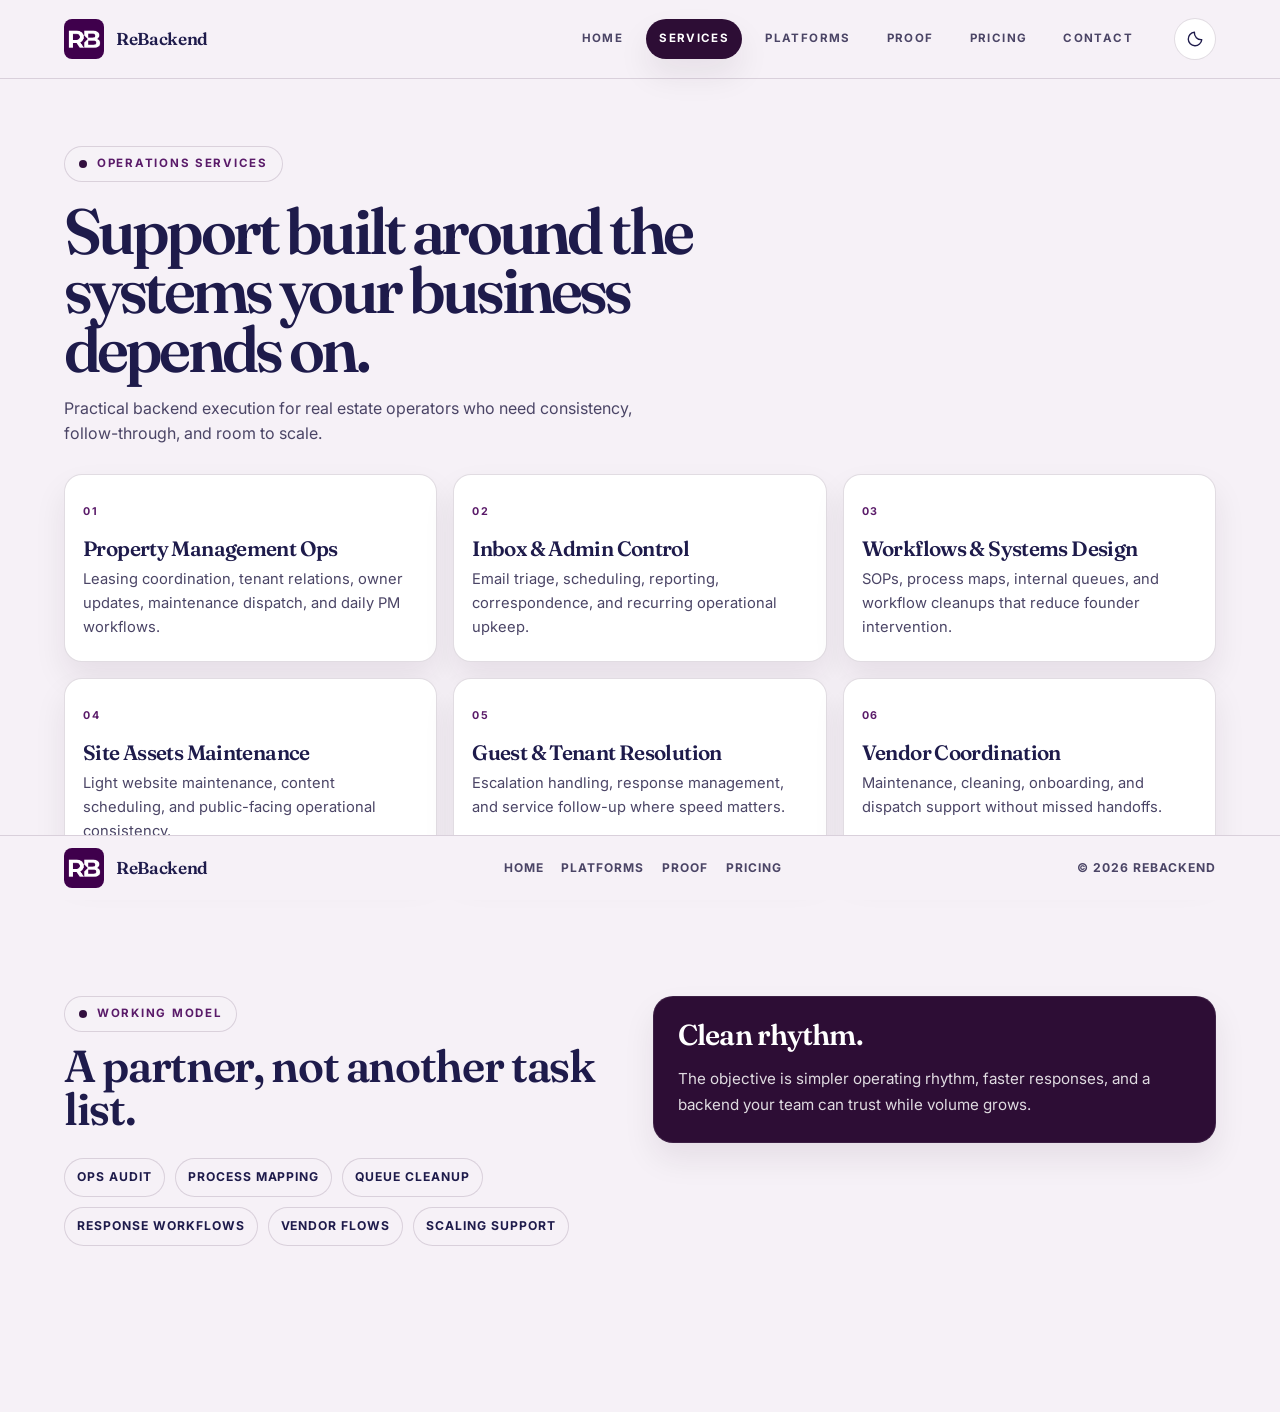
<file: services.html>
<!doctype html>
<html lang="en">
  <head>
    <meta charset="utf-8">
    <meta name="viewport" content="width=device-width,initial-scale=1">
    <title>
      Services | ReBackend
    </title>
    <meta name="description" content="Property management operations, admin control, workflow design, and site asset support.">
    <link rel="preconnect" href="https://fonts.googleapis.com">
    <link rel="preconnect" href="https://fonts.gstatic.com" crossorigin>
    <link href="https://fonts.googleapis.com/css2?family=Fraunces:wght@500;600;700&family=Inter:wght@400;500;600;700;800&display=swap" rel="stylesheet">
    <link rel="icon" type="image/x-icon" href="/favicon.ico?v=20260928">
    <link rel="stylesheet" href="/assets/css/global.css?v=20260928-mobile-footer2">
  </head>
  <body>
    <header class="site-header">
      <div class="nav-shell">
        <a class="brand" href="/" aria-label="ReBackend home">
          <img src="/assets/logo.png" alt="" class="brand-logo-img" />
          <span>
            ReBackend
          </span>
        </a>
        <nav class="nav-links" id="primary-navigation" aria-label="Primary navigation">
          <a class="nav-link" data-nav="home" href="/">
            Home
          </a>
          <a class="nav-link" data-nav="services" href="/services">
            Services
          </a>
          <a class="nav-link" data-nav="platforms" href="/platforms">
            Platforms
          </a>
          <a class="nav-link" data-nav="proof" href="/proof">
            Proof
          </a>
          <a class="nav-link" data-nav="pricing" href="/pricing">
            Pricing
          </a>
          <a class="nav-link" data-nav="contact" href="/contact">
            Contact
          </a>
        </nav>
        <div class="nav-controls">
          <button class="menu-toggle" type="button" data-menu-toggle aria-label="Open navigation menu" aria-controls="primary-navigation" aria-expanded="false">
            <span aria-hidden="true">
              ☰
            </span>
          </button>
          <button class="theme-toggle" type="button" data-theme-toggle aria-label="Switch theme">
          </button>
        </div>
      </div>
    </header>
    <main>
      <section class="section hero">
        <div class="section-shell">
          <div class="section-head">
            <div class="eyebrow">
              Operations services
            </div>
            <h1>
              Support built around the systems your business depends on.
            </h1>
            <p>
              Practical backend execution for real estate operators who need consistency, follow-through, and room to scale.
            </p>
          </div>
          <div class="grid-matrix">
            <article class="matrix-card">
              <div class="feature-number">
                01
              </div>
              <h3>
                Property Management Ops
              </h3>
              <p>
                Leasing coordination, tenant relations, owner updates, maintenance dispatch, and daily PM workflows.
              </p>
            </article>
            <article class="matrix-card">
              <div class="feature-number">
                02
              </div>
              <h3>
                Inbox &amp; Admin Control
              </h3>
              <p>
                Email triage, scheduling, reporting, correspondence, and recurring operational upkeep.
              </p>
            </article>
            <article class="matrix-card">
              <div class="feature-number">
                03
              </div>
              <h3>
                Workflows &amp; Systems Design
              </h3>
              <p>
                SOPs, process maps, internal queues, and workflow cleanups that reduce founder intervention.
              </p>
            </article>
            <article class="matrix-card">
              <div class="feature-number">
                04
              </div>
              <h3>
                Site Assets Maintenance
              </h3>
              <p>
                Light website maintenance, content scheduling, and public-facing operational consistency.
              </p>
            </article>
            <article class="matrix-card">
              <div class="feature-number">
                05
              </div>
              <h3>
                Guest &amp; Tenant Resolution
              </h3>
              <p>
                Escalation handling, response management, and service follow-up where speed matters.
              </p>
            </article>
            <article class="matrix-card">
              <div class="feature-number">
                06
              </div>
              <h3>
                Vendor Coordination
              </h3>
              <p>
                Maintenance, cleaning, onboarding, and dispatch support without missed handoffs.
              </p>
            </article>
          </div>
        </div>
      </section>
      <section class="section">
        <div class="section-shell">
          <div class="split">
            <div>
              <div class="section-head">
                <div class="eyebrow">
                  Working model
                </div>
                <h2>
                  A partner, not another task list.
                </h2>
              </div>
              <div class="chip-row">
                <span class="chip">
                  Ops audit
                </span>
                <span class="chip">
                  Process mapping
                </span>
                <span class="chip">
                  Queue cleanup
                </span>
                <span class="chip">
                  Response workflows
                </span>
                <span class="chip">
                  Vendor flows
                </span>
                <span class="chip">
                  Scaling support
                </span>
              </div>
            </div>
            <div class="brand-panel">
              <h3>
                Clean rhythm.
              </h3>
              <p>
                The objective is simpler operating rhythm, faster responses, and a backend your team can trust while volume grows.
              </p>
            </div>
          </div>
        </div>
      </section>
    </main>
    <footer>
      <div class="footer-inner">
        <div class="brand">
          <img src="/assets/logo.png" alt="ReBackend logo" class="brand-logo-img">
          <span>
            ReBackend
          </span>
        </div>
        <div class="footer-links">
          <a href="/">
            Home
          </a>
          <a href="/platforms">
            Platforms
          </a>
          <a href="/proof">
            Proof
          </a>
          <a href="/pricing">
            Pricing
          </a>
        </div>
        <div class="footer-meta">
          © 2026 ReBackend
        </div>
      </div>
    </footer>
    <script src="/assets/js/app.js">
    </script>
  </body>
</html>
</file>
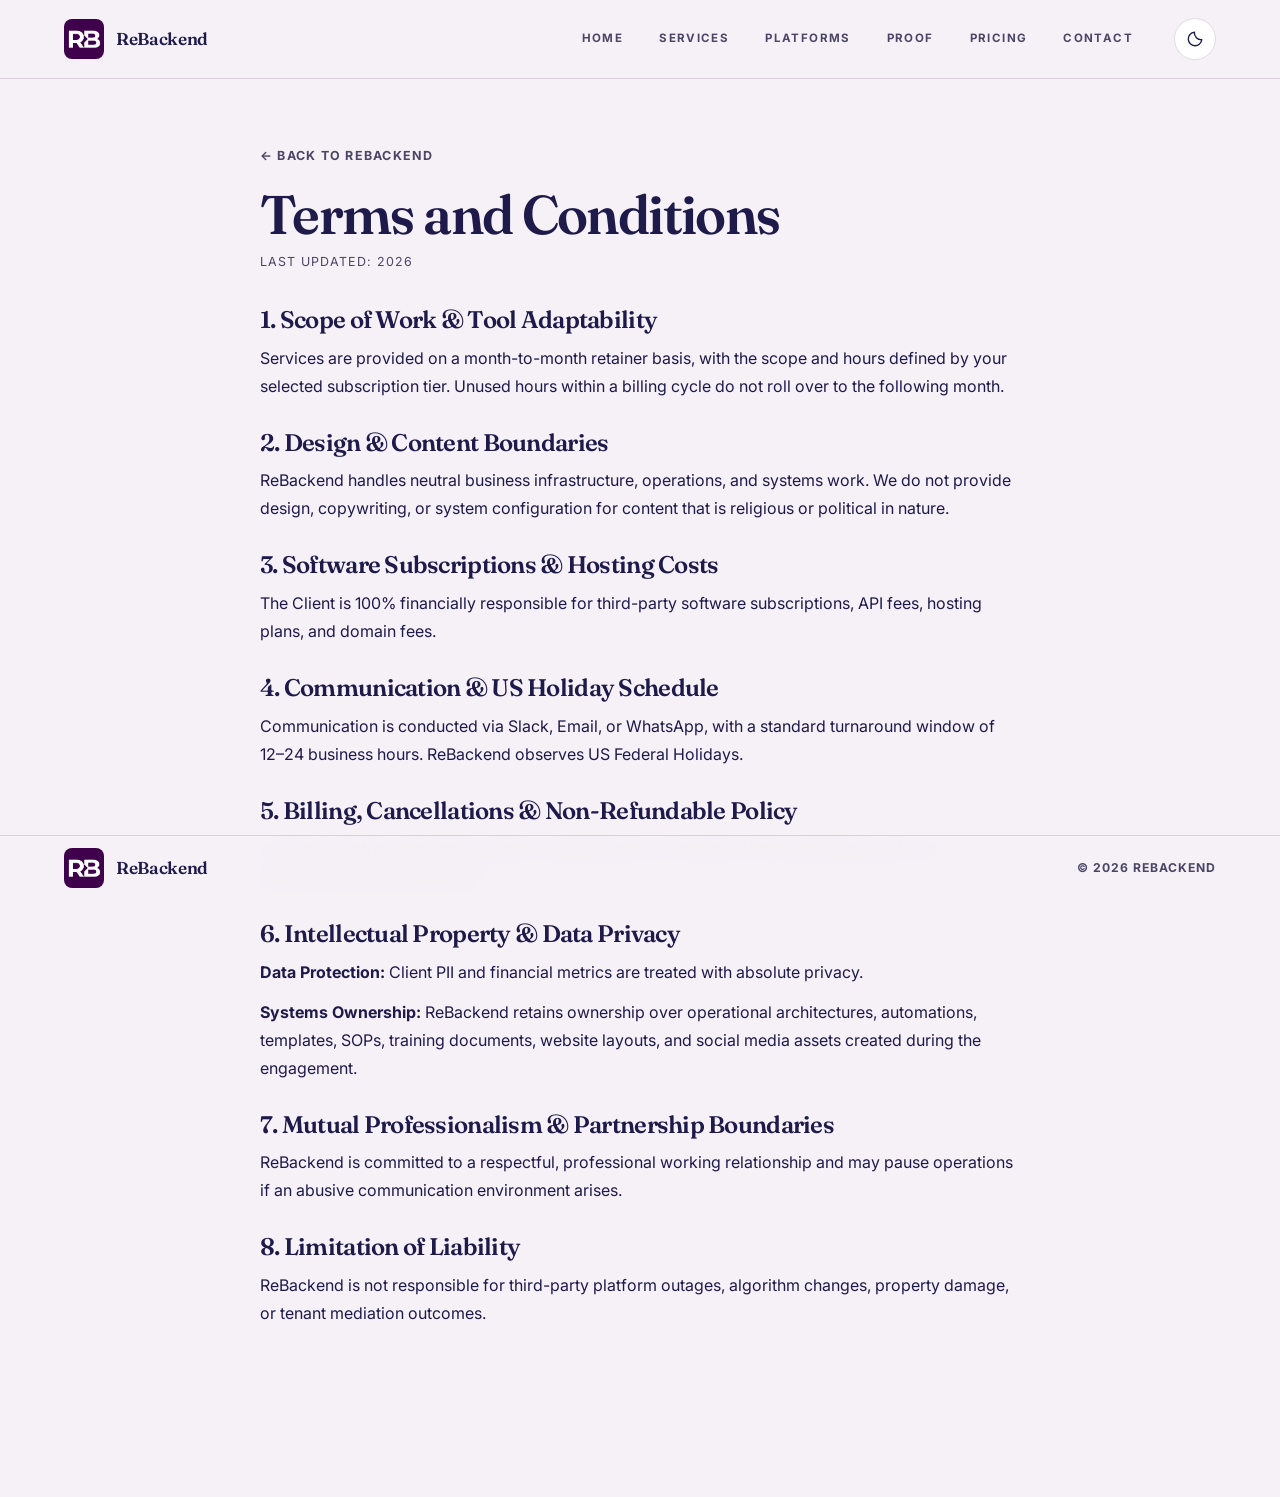
<file: terms.html>
<!doctype html>
<html lang="en">
  <head>
    <meta charset="utf-8">
    <meta name="viewport" content="width=device-width,initial-scale=1">
    <title>
      Terms and Conditions | ReBackend
    </title>
    <meta name="description" content="Terms and conditions for ReBackend operational support services.">
    <link rel="preconnect" href="https://fonts.googleapis.com">
    <link rel="preconnect" href="https://fonts.gstatic.com" crossorigin>
    <link href="https://fonts.googleapis.com/css2?family=Fraunces:wght@500;600;700&family=Inter:wght@400;500;600;700;800&display=swap" rel="stylesheet">
    <link rel="icon" type="image/x-icon" href="/favicon.ico?v=20260928">
    <link rel="stylesheet" href="/assets/css/global.css?v=20260928-mobile-footer2">
    <style>
      main{width:min(760px,calc(100vw - 32px));margin:0 auto;padding:64px 0 80px}main h1{font-size:clamp(2.3rem,5vw,3.4rem);margin-bottom:10px}main h2{font-size:1.5rem;margin-top:32px;margin-bottom:12px}main p{color:var(--text-primary);line-height:1.75;margin-bottom:12px}.updated{color:var(--text-secondary);font-size:.78rem;letter-spacing:.08em;text-transform:uppercase;margin-bottom:36px}.back-link{display:inline-flex;margin-bottom:24px;color:var(--text-secondary);font-size:.78rem;letter-spacing:.1em;text-transform:uppercase;font-weight:700}
    </style>
  </head>
  <body>
    <header class="site-header">
      <div class="nav-shell">
        <a class="brand" href="/" aria-label="ReBackend home">
          <img src="/assets/logo.png" alt="" class="brand-logo-img" />
          <span>
            ReBackend
          </span>
        </a>
        <nav class="nav-links" id="primary-navigation" aria-label="Primary navigation">
          <a class="nav-link" data-nav="home" href="/">
            Home
          </a>
          <a class="nav-link" data-nav="services" href="/services">
            Services
          </a>
          <a class="nav-link" data-nav="platforms" href="/platforms">
            Platforms
          </a>
          <a class="nav-link" data-nav="proof" href="/proof">
            Proof
          </a>
          <a class="nav-link" data-nav="pricing" href="/pricing">
            Pricing
          </a>
          <a class="nav-link" data-nav="contact" href="/contact">
            Contact
          </a>
        </nav>
        <div class="nav-controls">
          <button class="menu-toggle" type="button" data-menu-toggle aria-label="Open navigation menu" aria-controls="primary-navigation" aria-expanded="false">
            <span aria-hidden="true">
              ☰
            </span>
          </button>
          <button class="theme-toggle" type="button" data-theme-toggle aria-label="Switch theme">
          </button>
        </div>
      </div>
    </header>
    <main>
      <a href="/" class="back-link">
        ← Back to ReBackend
      </a>
      <h1>
        Terms and Conditions
      </h1>
      <p class="updated">
        Last updated: 2026
      </p>
      <h2>
        1. Scope of Work &amp; Tool Adaptability
      </h2>
      <p>
        Services are provided on a month-to-month retainer basis, with the scope and hours defined by your selected subscription tier. Unused hours within a billing cycle do not roll over to the following month.
      </p>
      <h2>
        2. Design &amp; Content Boundaries
      </h2>
      <p>
        ReBackend handles neutral business infrastructure, operations, and systems work. We do not provide design, copywriting, or system configuration for content that is religious or political in nature.
      </p>
      <h2>
        3. Software Subscriptions &amp; Hosting Costs
      </h2>
      <p>
        The Client is 100% financially responsible for third-party software subscriptions, API fees, hosting plans, and domain fees.
      </p>
      <h2>
        4. Communication &amp; US Holiday Schedule
      </h2>
      <p>
        Communication is conducted via Slack, Email, or WhatsApp, with a standard turnaround window of 12–24 business hours. ReBackend observes US Federal Holidays.
      </p>
      <h2>
        5. Billing, Cancellations &amp; Non-Refundable Policy
      </h2>
      <p>
        A 30-day written cancellation notice is required prior to the start of the next billing cycle. All processed payments are final.
      </p>
      <h2>
        6. Intellectual Property &amp; Data Privacy
      </h2>
      <p>
        <strong>
          Data Protection:
        </strong>
        Client PII and financial metrics are treated with absolute privacy.
      </p>
      <p>
        <strong>
          Systems Ownership:
        </strong>
        ReBackend retains ownership over operational architectures, automations, templates, SOPs, training documents, website layouts, and social media assets created during the engagement.
      </p>
      <h2>
        7. Mutual Professionalism &amp; Partnership Boundaries
      </h2>
      <p>
        ReBackend is committed to a respectful, professional working relationship and may pause operations if an abusive communication environment arises.
      </p>
      <h2>
        8. Limitation of Liability
      </h2>
      <p>
        ReBackend is not responsible for third-party platform outages, algorithm changes, property damage, or tenant mediation outcomes.
      </p>
    </main>
    <footer>
      <div class="footer-inner">
        <div class="brand">
          <img src="/assets/logo.png" alt="ReBackend logo" class="brand-logo-img">
          <span>
            ReBackend
          </span>
        </div>
        <div class="footer-meta">
          © 2026 ReBackend
        </div>
      </div>
    </footer>
    <script src="/assets/js/app.js">
    </script>
  </body>
</html>
</file>
<file: assets/css/global.css>
:root {
  --bg-primary: #f6f1f7;
  --bg-secondary: #efe4ef;
  --bg-strong: #2d0d35;
  --text-primary: #1e1b4b;
  --text-secondary: #4b4566;
  --border-color: rgba(45, 13, 53, 0.14);
  --card-bg: #ffffff;
  --marquee-blend: rgba(255, 255, 255, 0.7);
  --accent-primary: #5a1b69;
  --accent-strong: #33103f;
  --accent-soft: #d8b4e1;
  --success: #4d7b68;
  --shadow-soft: 0 16px 32px rgba(34, 17, 38, 0.08);
  --radius: 18px;
  --header-height: 78px;
  --container: 1200px;
}

html[data-theme="dark"] {
  --bg-primary: #130d1a;
  --bg-secondary: #1d1323;
  --bg-strong: #2d0d35;
  --text-primary: #f3ebf3;
  --text-secondary: #cab7cc;
  --border-color: rgba(221, 194, 232, 0.14);
  --card-bg: #1c1324;
  --marquee-blend: rgba(13, 9, 17, 0.72);
  --accent-primary: #cf9ee2;
  --accent-strong: #e9d2f3;
  --accent-soft: #7b4d82;
  --success: #9bc7b6;
  --shadow-soft: 0 16px 32px rgba(0, 0, 0, 0.28);
}

*,
*::before,
*::after {
  box-sizing: border-box;
}

html {
  scroll-behavior: smooth;
}

body {
  margin: 0;
  background: var(--bg-primary);
  color: var(--text-primary);
  font-family: "Inter", "Segoe UI", sans-serif;
  line-height: 1.55;
  -webkit-font-smoothing: antialiased;
  text-rendering: optimizeLegibility;
  transition: background 0.2s ease, color 0.2s ease;
  display: flex;
  flex-direction: column;
  min-height: 100vh;
}

img {
  max-width: 100%;
  display: block;
}

svg {
  display: block;
}

a {
  color: inherit;
  text-decoration: none;
}

button,
input,
select,
textarea {
  font: inherit;
}

button {
  cursor: pointer;
}

h1,
h2,
h3,
h4,
h5,
h6 {
  margin: 0;
  font-family: "Fraunces", Georgia, serif;
  letter-spacing: -0.03em;
  line-height: 0.95;
  font-weight: 600;
  color: var(--text-primary);
}

p {
  margin: 0;
  color: var(--text-primary);
}

ul,
ol {
  margin: 0;
  padding: 0;
  list-style: none;
}

.container {
  width: min(var(--container), calc(100vw - 48px));
  margin: 0 auto;
}

.site-header {
  position: fixed;
  top: 0;
  left: 0;
  right: 0;
  z-index: 50;
  background: rgba(246, 241, 247, 0.96);
  backdrop-filter: blur(12px);
  border-bottom: 1px solid var(--border-color);
  transition: background 0.2s ease, border-color 0.2s ease;
}

html[data-theme="dark"] .site-header {
  background: rgba(19, 13, 26, 0.96);
}

body {
  padding-top: var(--header-height);
  padding-bottom: var(--header-height);
}

main {
  flex: 1;
}

.nav-shell {
  width: min(var(--container), calc(100vw - 48px));
  margin: 0 auto;
  min-height: var(--header-height);
  display: flex;
  align-items: center;
  justify-content: space-between;
  gap: 20px;
  padding: 0 24px;
}

.brand {
  display: inline-flex;
  align-items: center;
  gap: 12px;
  font-family: "Fraunces", Georgia, serif;
  font-size: 1.08rem;
  font-weight: 600;
  letter-spacing: -0.02em;
  color: var(--text-primary);
  text-decoration: none;
}

.brand-mark {
  width: 40px;
  height: 40px;
  border-radius: 8px;
  background: var(--bg-strong);
  color: #fff;
  display: grid;
  place-items: center;
  font-size: 0.72rem;
  font-weight: 700;
  letter-spacing: -0.06em;
  flex-shrink: 0;
}

.brand-logo-img {
  width: 40px;
  height: 40px;
  border-radius: 8px;
  object-fit: cover;
  display: block;
  flex-shrink: 0;
}

.nav-links {
  display: flex;
  align-items: center;
  justify-content: center;
  gap: 10px;
  margin-left: auto;
}

.nav-link {
  display: inline-flex;
  align-items: center;
  justify-content: center;
  padding: 10px 12px;
  border: 1px solid transparent;
  border-radius: 999px;
  font-size: 0.72rem;
  letter-spacing: 0.12em;
  text-transform: uppercase;
  font-weight: 700;
  color: var(--text-secondary);
  transition: color 0.2s ease, border-color 0.2s ease, background 0.2s ease, transform 0.2s ease;
  text-decoration: none;
}

.nav-link:hover {
  color: var(--text-primary);
  border-color: var(--border-color);
  background: rgba(255, 255, 255, 0.08);
}

.nav-link.is-active {
  background: var(--bg-strong);
  color: #fff;
  border-color: transparent;
  box-shadow: var(--shadow-soft);
}

.theme-toggle {
  width: 42px;
  height: 42px;
  border-radius: 50%;
  border: 1px solid var(--border-color);
  background: var(--card-bg);
  color: var(--text-primary);
  display: grid;
  place-items: center;
  transition: transform 0.15s ease, border-color 0.15s ease;
  flex-shrink: 0;
  padding: 0;
}

.theme-toggle:hover {
  transform: translateY(-1px);
  border-color: rgba(90, 27, 105, 0.35);
}

.theme-toggle svg {
  width: 18px;
  height: 18px;
  display: block;
}

main {
  display: block;
}

.section {
  padding: 88px 0;
}

.section-shell {
  width: min(var(--container), calc(100vw - 48px));
  margin: 0 auto;
  padding: 0 24px;
}

.eyebrow {
  display: inline-flex;
  align-items: center;
  gap: 10px;
  font-size: 0.72rem;
  letter-spacing: 0.15em;
  text-transform: uppercase;
  font-weight: 700;
  color: var(--accent-primary);
  padding: 8px 14px;
  border: 1px solid var(--border-color);
  border-radius: 999px;
  background: rgba(255, 255, 255, 0.08);
}

.eyebrow::before {
  content: "";
  width: 8px;
  height: 8px;
  border-radius: 50%;
  background: var(--accent-strong);
  display: inline-block;
}

.hero {
  padding-top: 68px;
  padding-bottom: 42px;
}

.hero-grid {
  display: grid;
  grid-template-columns: 1.2fr 0.8fr;
  gap: 30px;
  align-items: center;
}

.hero-copy {
  padding-top: 8px;
}

.hero h1 {
  font-size: clamp(3rem, 5vw, 5.1rem);
  line-height: 0.92;
  letter-spacing: -0.06em;
  margin: 20px 0 18px;
  max-width: 760px;
  color: var(--text-primary);
}

.hero h1 .accent {
  color: var(--accent-primary);
  font-style: italic;
}

.hero p {
  max-width: 580px;
  font-size: 1.08rem;
  color: var(--text-secondary);
}

.hero-actions {
  margin-top: 26px;
  display: flex;
  align-items: center;
  gap: 16px;
  flex-wrap: wrap;
}

.btn {
  display: inline-flex;
  align-items: center;
  justify-content: center;
  min-height: 48px;
  padding: 0 22px;
  font-weight: 700;
  letter-spacing: 0.03em;
  border: 1px solid transparent;
  border-radius: 12px;
  transition: transform 0.2s ease, background 0.2s ease, border-color 0.2s ease, color 0.2s ease;
  color: var(--text-primary);
  text-decoration: none;
}

.btn:hover {
  transform: translateY(-1px);
}

.btn-primary {
  background: var(--bg-strong);
  color: #fff;
  box-shadow: var(--shadow-soft);
}

.btn-primary:hover {
  color: #fff;
}

.btn-secondary {
  background: transparent;
  border-color: var(--border-color);
  color: var(--text-primary);
}

.hero-panel {
  background: linear-gradient(145deg, var(--bg-secondary), rgba(255, 255, 255, 0.08));
  border: 1px solid var(--border-color);
  border-radius: 18px;
  padding: 18px;
  min-height: 400px;
  position: relative;
  overflow: hidden;
}

.hero-panel::before {
  content: "";
  position: absolute;
  inset: 18px;
  border-radius: 16px;
  background: linear-gradient(135deg, rgba(90, 27, 105, 0.17), rgba(255, 255, 255, 0.04));
  border: 1px solid rgba(90, 27, 105, 0.14);
}

.hero-photo {
  position: absolute;
  inset: 18px;
  border-radius: 16px;
  object-fit: cover;
  display: block;
  z-index: 2;
}

.rb-badge {
  position: absolute;
  inset: 46px;
  display: grid;
  place-items: center;
  background: var(--bg-strong);
  border-radius: 18px;
  box-shadow: inset 0 0 0 1px rgba(255, 255, 255, 0.1);
}

.rb-badge span {
  font-family: "Fraunces", Georgia, serif;
  font-size: clamp(7rem, 17vw, 16rem);
  color: #fff;
  line-height: 0.8;
  letter-spacing: -0.14em;
  transform: translateX(-0.05em);
}

.metric-row {
  display: grid;
  grid-template-columns: repeat(3, minmax(0, 1fr));
  gap: 18px;
  margin-top: 34px;
  border-top: 1px solid var(--border-color);
  border-bottom: 1px solid var(--border-color);
  background: rgba(255, 255, 255, 0.04);
}

.metric {
  padding: 24px 12px;
}

.metric strong {
  display: block;
  margin-bottom: 8px;
  font-size: clamp(1.4rem, 2vw, 2.1rem);
  font-family: "Fraunces", Georgia, serif;
  letter-spacing: -0.04em;
  color: var(--text-primary);
}

.metric span {
  display: block;
  color: var(--text-secondary);
  font-size: 0.8rem;
  letter-spacing: 0.08em;
  text-transform: uppercase;
}

.split {
  display: grid;
  grid-template-columns: 1fr 1fr;
  gap: 26px;
  align-items: start;
}

.feature-list {
  display: grid;
  grid-template-columns: repeat(2, minmax(0, 1fr));
  gap: 18px;
  margin-top: 26px;
}

.feature-card,
.info-card,
.case-card,
.pricing-card,
.tile,
.brand-panel,
.matrix-card,
.tool-card {
  background: var(--card-bg);
  border: 1px solid var(--border-color);
  border-radius: 18px;
  box-shadow: var(--shadow-soft);
}

.feature-card {
  padding: 20px;
  min-height: 190px;
}

.feature-number {
  display: inline-block;
  font-size: 0.67rem;
  letter-spacing: 0.14em;
  text-transform: uppercase;
  font-weight: 700;
  color: var(--accent-primary);
  margin-bottom: 18px;
}

.feature-card h3 {
  font-size: clamp(1.5rem, 2vw, 2rem);
  margin-bottom: 12px;
  color: var(--text-primary);
}

.feature-card p {
  color: var(--text-secondary);
  font-size: 0.97rem;
}

.section-head {
  width: min(760px, 100%);
  margin-bottom: 28px;
}

.section-head h2 {
  font-size: clamp(2.05rem, 3.5vw, 3.1rem);
  margin-top: 12px;
  line-height: 0.96;
  color: var(--text-primary);
}

.section-head p {
  margin-top: 14px;
  color: var(--text-secondary);
  font-size: 1rem;
}

.chip-row {
  display: flex;
  flex-wrap: wrap;
  gap: 10px;
  margin-top: 20px;
}

.chip {
  display: inline-flex;
  align-items: center;
  justify-content: center;
  padding: 9px 12px;
  border-radius: 999px;
  border: 1px solid var(--border-color);
  background: rgba(255, 255, 255, 0.04);
  font-size: 0.76rem;
  letter-spacing: 0.08em;
  text-transform: uppercase;
  font-weight: 700;
  color: var(--text-primary);
}

.brand-panel {
  background: var(--bg-strong);
  color: #fff;
  padding: 24px;
  border-radius: 20px;
  border: 1px solid rgba(255, 255, 255, 0.08);
}

.brand-panel h3 {
  font-size: clamp(1.8rem, 2vw, 2.4rem);
  margin-bottom: 18px;
  color: #fff;
}

.brand-panel p {
  color: rgba(255, 255, 255, 0.85);
  font-size: 0.95rem;
  line-height: 1.7;
}

.brand-panel strong {
  color: #fff;
}

.case-grid,
.pricing-grid {
  display: grid;
  grid-template-columns: repeat(2, minmax(0, 1fr));
  gap: 20px;
}

.case-card,
.pricing-card {
  overflow: hidden;
}

.case-body,
.pricing-body {
  padding: 22px;
}

.case-topline,
.pricing-topline {
  display: flex;
  align-items: center;
  justify-content: space-between;
  gap: 16px;
  margin-bottom: 18px;
}

.badge {
  display: inline-flex;
  align-items: center;
  justify-content: center;
  padding: 8px 12px;
  border-radius: 999px;
  border: 1px solid var(--border-color);
  background: rgba(90, 27, 105, 0.06);
  color: var(--accent-primary);
  font-size: 0.64rem;
  font-weight: 700;
  letter-spacing: 0.1em;
  text-transform: uppercase;
}

.meta {
  font-size: 0.7rem;
  letter-spacing: 0.12em;
  text-transform: uppercase;
  color: var(--text-secondary);
  font-weight: 700;
}

.case-card h3,
.pricing-card h3 {
  font-size: clamp(1.7rem, 2vw, 2.3rem);
  margin-bottom: 16px;
  color: var(--text-primary);
}

.case-metrics,
.pricing-metrics {
  display: grid;
  grid-template-columns: repeat(2, minmax(0, 1fr));
  gap: 12px;
  margin: 18px 0;
}

.mini-stat {
  background: var(--bg-secondary);
  border: 1px solid var(--border-color);
  border-radius: 12px;
  padding: 14px 12px;
}

.mini-stat strong {
  display: block;
  font-size: 1.2rem;
  font-family: "Fraunces", Georgia, serif;
  margin-bottom: 4px;
  color: var(--text-primary);
}

.mini-stat span {
  display: block;
  color: var(--text-secondary);
  font-size: 0.72rem;
  letter-spacing: 0.08em;
  text-transform: uppercase;
  font-weight: 700;
}

.case-body p,
.pricing-body p {
  color: var(--text-secondary);
  line-height: 1.7;
  font-size: 0.96rem;
}

.case-quote {
  margin-top: 18px;
  padding-left: 16px;
  border-left: 3px solid var(--accent-primary);
  color: var(--text-secondary);
  line-height: 1.6;
  font-size: 0.92rem;
}

.tile-grid {
  display: grid;
  grid-template-columns: repeat(4, minmax(0, 1fr));
  gap: 14px;
  margin-top: 26px;
}

.tile {
  padding: 18px;
  background: var(--card-bg);
  border: 1px solid var(--border-color);
  border-radius: 18px;
}

.tile strong {
  display: block;
  font-size: 1.7rem;
  margin-bottom: 8px;
  font-family: "Fraunces", Georgia, serif;
  color: var(--text-primary);
}

.tile span {
  display: block;
  color: var(--text-secondary);
  font-size: 0.72rem;
  letter-spacing: 0.1em;
  text-transform: uppercase;
  font-weight: 700;
}

.marquee-wrap {
  position: relative;
  overflow: hidden;
  padding: 10px 0 0;
  margin-top: 10px;
  mask-image: linear-gradient(to right, transparent 0%, #000 8%, #000 92%, transparent 100%);
  -webkit-mask-image: linear-gradient(to right, transparent 0%, #000 8%, #000 92%, transparent 100%);
}

.marquee-track {
  display: flex;
  align-items: center;
  gap: 18px;
  width: max-content;
  animation: marquee-scroll 30s linear infinite;
}

.marquee-wrap:hover .marquee-track {
  animation-play-state: paused;
}

.marquee-set {
  display: flex;
  align-items: center;
  gap: 18px;
  flex-shrink: 0;
}

.marquee-item {
  display: inline-flex;
  align-items: center;
  gap: 10px;
  padding: 8px 12px;
  border: 1px solid var(--border-color);
  background: rgba(255, 255, 255, 0.04);
  border-radius: 999px;
  color: var(--text-primary);
  font-size: 0.74rem;
  letter-spacing: 0.1em;
  text-transform: uppercase;
  font-weight: 700;
  white-space: nowrap;
}

.marquee-icon {
  width: 26px;
  height: 26px;
  border-radius: 8px;
  display: grid;
  place-items: center;
  flex-shrink: 0;
  background: var(--bg-strong);
}

.marquee-icon img {
  width: 16px;
  height: 16px;
  object-fit: contain;
  filter: brightness(0) invert(1);
}

.marquee-text-badge {
  width: 26px;
  height: 26px;
  border-radius: 8px;
  display: grid;
  place-items: center;
  font-size: 0.66rem;
  font-weight: 800;
  color: #fff;
  background: var(--bg-strong);
}

.tool-grid {
  display: grid;
  grid-template-columns: repeat(5, minmax(0, 1fr));
  gap: 16px;
  margin-top: 32px;
}

.tool-card {
  padding: 20px 16px;
  display: flex;
  flex-direction: column;
  align-items: center;
  justify-content: center;
  text-align: center;
  gap: 10px;
  min-height: 170px;
  transition: transform 0.15s ease, border-color 0.15s ease, background 0.15s ease;
}

.tool-card:hover {
  transform: translateY(-2px);
  border-color: rgba(90, 27, 105, 0.36);
}

.tool-icon {
  width: 48px;
  height: 48px;
  border-radius: 10px;
  display: grid;
  place-items: center;
  background: var(--bg-secondary);
}

.tool-icon img {
  width: 26px;
  height: 26px;
  object-fit: contain;
  filter: brightness(0) saturate(100%) invert(9%) sepia(9%) saturate(1498%) hue-rotate(258deg) brightness(93%) contrast(90%);
}

.tool-icon.text-badge {
  font-size: 0.8rem;
  font-weight: 800;
  color: #fff;
  background: var(--bg-strong);
  letter-spacing: -0.04em;
}

.tool-name {
  font-size: 0.95rem;
  font-weight: 700;
  color: var(--text-primary);
}

.tool-tag {
  font-size: 0.65rem;
  letter-spacing: 0.12em;
  text-transform: uppercase;
  color: var(--text-secondary);
  font-weight: 700;
}

.grid-matrix {
  display: grid;
  grid-template-columns: repeat(3, minmax(0, 1fr));
  gap: 16px;
  margin-top: 20px;
}

.matrix-card {
  padding: 22px 18px;
}

.matrix-card h3 {
  font-size: 1.3rem;
  margin-bottom: 10px;
  color: var(--text-primary);
}

.matrix-card p {
  color: var(--text-secondary);
  font-size: 0.92rem;
  line-height: 1.6;
}

.price-row {
  display: grid;
  grid-template-columns: 1fr auto;
  gap: 18px;
  align-items: center;
  padding: 18px 0;
  border-top: 1px solid var(--border-color);
}

.price-row:first-of-type {
  border-top: 0;
}

.price-row .label {
  color: var(--text-secondary);
  font-size: 0.7rem;
  letter-spacing: 0.12em;
  text-transform: uppercase;
  font-weight: 700;
}

.price-row .amount {
  font-size: clamp(1.4rem, 2vw, 2rem);
  font-family: "Fraunces", Georgia, serif;
  letter-spacing: -0.04em;
  color: var(--text-primary);
}

.pricing-card .cta {
  width: 100%;
  margin-top: 10px;
}

.page-banner {
  background: var(--bg-strong);
  color: #fff;
  border-radius: 20px;
  border: 1px solid rgba(255, 255, 255, 0.08);
  padding: 26px 22px;
  margin-top: 8px;
}

.page-banner h2 {
  font-size: clamp(2rem, 3vw, 2.8rem);
  margin-bottom: 14px;
  color: #fff;
}

.page-banner p {
  color: rgba(255, 255, 255, 0.85);
  max-width: 720px;
  line-height: 1.7;
}

footer {
  position: fixed;
  bottom: 0;
  left: 0;
  right: 0;
  z-index: 40;
  padding: 12px 0;
  background: rgba(246, 241, 247, 0.96);
  backdrop-filter: blur(12px);
  border-top: 1px solid var(--border-color);
  transition: background 0.2s ease, border-color 0.2s ease;
}

html[data-theme="dark"] footer {
  background: rgba(19, 13, 26, 0.96);
}

.footer-inner {
  width: min(var(--container), calc(100vw - 48px));
  margin: 0 auto;
  padding: 0 24px;
  display: flex;
  align-items: center;
  justify-content: space-between;
  gap: 16px;
  flex-wrap: wrap;
  min-height: auto;
}

.footer-meta {
  color: var(--text-secondary);
  font-size: 0.76rem;
  letter-spacing: 0.08em;
  text-transform: uppercase;
  font-weight: 700;
}

.footer-links {
  display: flex;
  align-items: center;
  gap: 18px;
  color: var(--text-secondary);
  font-size: 0.75rem;
  letter-spacing: 0.08em;
  text-transform: uppercase;
  font-weight: 700;
  margin: 0;
}

.footer-links a {
  transition: color 0.2s ease;
  color: var(--text-secondary);
  text-decoration: none;
}

.footer-links a:hover {
  color: var(--text-primary);
}

@keyframes marquee-scroll {
  from {
    transform: translateX(0);
  }
  to {
    transform: translateX(-50%);
  }
}

@media (max-width: 980px) {
  .hero-grid,
  .split,
  .case-grid,
  .pricing-grid,
  .tool-grid {
    grid-template-columns: 1fr;
  }

  .tile-grid,
  .grid-matrix {
    grid-template-columns: repeat(2, minmax(0, 1fr));
  }

  .feature-list {
    grid-template-columns: 1fr;
  }

  .nav-links {
    gap: 4px;
  }
}

@media (max-width: 760px) {
  body {
    padding-top: var(--header-height);
    padding-bottom: calc(var(--header-height) + 20px);
  }

  .nav-shell,
  .section-shell {
    width: min(var(--container), calc(100vw - 28px));
    padding: 0 14px;
  }

  .nav-links {
    display: none;
  }

  .hero {
    padding-top: 54px;
  }

  .hero h1 {
    font-size: clamp(2.4rem, 12vw, 4rem);
  }

  .metric-row,
  .tile-grid,
  .grid-matrix {
    grid-template-columns: 1fr;
  }

  .tool-grid {
    grid-template-columns: repeat(2, minmax(0, 1fr));
  }

  .brand {
    font-size: 1rem;
  }

  .section {
    padding: 64px 0;
  }

  footer {
    padding: 8px 0;
  }

  .footer-inner {
    padding: 8px 14px;
  }

  .footer-links {
    gap: 10px;
    font-size: 0.65rem;
  }
}

@media (prefers-reduced-motion: reduce) {
  html {
    scroll-behavior: auto;
  }

  .marquee-track {
    animation: none;
  }

  .btn,
  .theme-toggle,
  .nav-link,
  .tool-card {
    transition: none;
  }
}

/* Theme text is driven by the same tokens used by every page. */
:root {
  color-scheme: light;
}

html[data-theme="dark"] {
  color-scheme: dark;
}

body {
  color: var(--text-primary);
}

body :is(h1, h2, h3, h4, h5, h6) {
  color: var(--text-primary);
}

body p {
  color: var(--text-primary);
}

/* Consistent header controls and accessible mobile navigation. */
.nav-shell {
  position: relative;
}

.nav-controls {
  display: inline-flex;
  align-items: center;
  justify-content: flex-end;
  gap: 8px;
  margin-left: 8px;
  flex-shrink: 0;
}

.menu-toggle {
  display: none;
  width: 42px;
  height: 42px;
  padding: 0;
  align-items: center;
  justify-content: center;
  border: 1px solid var(--border-color);
  border-radius: 50%;
  background: var(--card-bg);
  color: var(--text-primary);
  font-size: 1.1rem;
  line-height: 1;
  transition: transform 0.15s ease, border-color 0.15s ease;
}

.menu-toggle:hover {
  transform: translateY(-1px);
  border-color: var(--accent-primary);
}

.menu-toggle:focus-visible,
.theme-toggle:focus-visible,
.nav-link:focus-visible,
.btn:focus-visible {
  outline: 3px solid var(--accent-primary);
  outline-offset: 3px;
}

/* The real source portrait is kept proportional and framed without distortion. */
.founder-photo-panel {
  height: clamp(400px, 43vw, 530px);
  max-height: 550px;
  min-height: 0;
  aspect-ratio: 0.9;
  padding: 0;
  overflow: hidden;
  border-radius: 18px;
  transform-style: preserve-3d;
  transition: transform 0.2s ease;
  will-change: transform;
}

.founder-photo-panel::before {
  content: none;
}

.hero-photo,
img[src*="amina-photo"] {
  position: absolute;
  inset: 0;
  display: block;
  width: 100%;
  height: 100%;
  max-height: 550px;
  object-fit: cover;
  object-position: center top;
  border-radius: inherit;
}

.photo-caption {
  position: absolute;
  z-index: 3;
  left: 18px;
  bottom: 18px;
  display: flex;
  flex-direction: column;
  gap: 3px;
  max-width: calc(100% - 36px);
  padding: 12px 15px;
  border: 1px solid var(--border-color);
  border-radius: 12px;
  background: var(--card-bg);
  color: var(--text-primary);
  box-shadow: var(--shadow-soft);
}

.photo-caption strong {
  color: var(--text-primary);
  font-family: "Fraunces", Georgia, serif;
  font-size: 1.05rem;
}

.photo-caption span {
  color: var(--text-secondary);
  font-size: 0.82rem;
}

.photo-tag {
  position: absolute;
  z-index: 3;
  top: 16px;
  right: 16px;
  padding: 9px 12px;
  border: 1px solid var(--border-color);
  border-radius: 999px;
  background: var(--card-bg);
  color: var(--text-primary);
  font-size: 0.72rem;
  font-weight: 700;
  letter-spacing: 0.08em;
  text-transform: uppercase;
}

/* A real service example replaces abstract or invented dashboard metrics. */
.workflow-section {
  background: var(--bg-secondary);
}

.workflow-heading {
  max-width: 780px;
}

.workflow-track {
  --workflow-gap: 24px;
  position: relative;
  display: grid;
  grid-template-columns: repeat(3, minmax(0, 1fr));
  gap: var(--workflow-gap);
  margin-top: 38px;
  list-style: none;
}

.workflow-track::before {
  content: "";
  position: absolute;
  z-index: 0;
  top: 23px;
  left: 16.66%;
  right: 16.66%;
  height: 2px;
  background: var(--border-color);
}

.workflow-track::after {
  content: "";
  position: absolute;
  z-index: 2;
  top: 19px;
  left: 16.66%;
  width: 10px;
  height: 10px;
  border-radius: 50%;
  background: var(--accent-primary);
  box-shadow: 0 0 16px var(--accent-soft);
  animation: workflow-travel 5s ease-in-out infinite;
}

@keyframes workflow-travel {
  0%, 8% { left: 16.66%; }
  90%, 100% { left: calc(83.33% - 10px); }
}

.workflow-step {
  position: relative;
  z-index: 1;
  padding: 0 14px 16px;
  text-align: center;
  border-radius: 16px;
  transition: transform 0.2s ease, background-color 0.2s ease;
}

.workflow-step:hover {
  transform: translateY(-4px);
  background: var(--card-bg);
}

.workflow-icon {
  display: grid;
  place-items: center;
  width: 46px;
  height: 46px;
  margin: 0 auto 17px;
  border: 1px solid var(--border-color);
  border-radius: 50%;
  background: var(--card-bg);
  color: var(--accent-primary);
  font-size: 0.75rem;
  font-weight: 800;
  box-shadow: var(--shadow-soft);
}

.workflow-step h3 {
  margin-bottom: 10px;
  font-size: clamp(1.25rem, 1.8vw, 1.65rem);
  line-height: 1.08;
}

.workflow-step p {
  max-width: 310px;
  margin: 0 auto;
  color: var(--text-secondary);
  font-size: 0.95rem;
}

.workflow-caption {
  margin-top: 20px;
  color: var(--text-secondary);
  font-size: 0.82rem;
  text-align: center;
}

.home-feature-list {
  grid-template-columns: repeat(2, minmax(0, 1fr));
}

.text-link {
  display: inline-flex;
  align-items: center;
  gap: 8px;
  margin-top: 22px;
  color: var(--accent-primary);
  font-weight: 700;
}

.text-link:hover {
  color: var(--accent-strong);
}

.platform-strip {
  display: grid;
  grid-template-columns: minmax(230px, 0.9fr) minmax(0, 1.1fr);
  gap: 28px;
  align-items: center;
}

.platform-strip h2 {
  margin-top: 14px;
  font-size: clamp(1.8rem, 3vw, 2.6rem);
  line-height: 1;
}

.platform-chips {
  display: flex;
  flex-wrap: wrap;
  gap: 9px;
}

.platform-chips span {
  padding: 9px 12px;
  border: 1px solid var(--border-color);
  border-radius: 999px;
  background: var(--card-bg);
  color: var(--text-primary);
  font-size: 0.78rem;
  font-weight: 700;
}

.contact-panel {
  display: flex;
  align-items: center;
  justify-content: space-between;
  gap: 24px;
  padding: clamp(22px, 4vw, 42px);
}

.contact-panel .eyebrow {
  color: #fff;
  border-color: rgba(255, 255, 255, 0.3);
}

.contact-panel h2 {
  margin-top: 14px;
  color: #fff;
  font-size: clamp(2rem, 4vw, 3.2rem);
}

.contact-panel p {
  margin-top: 14px;
  max-width: 600px;
  color: rgba(255, 255, 255, 0.88);
}

.contact-button {
  flex-shrink: 0;
  border-color: rgba(255, 255, 255, 0.5);
  color: #fff;
}

.contact-button:hover {
  background: rgba(255, 255, 255, 0.12);
  color: #fff;
}

html[data-theme="dark"] .tool-icon:not(.text-badge) img {
  filter: brightness(0) invert(1);
}

@media (max-width: 980px) {
  .platform-strip {
    grid-template-columns: 1fr;
  }
}

@media (max-width: 760px) {
  .nav-controls {
    gap: 7px;
    margin-left: auto;
  }

  .menu-toggle {
    display: inline-flex;
  }

  .nav-links.is-open {
    position: absolute;
    top: calc(100% - 2px);
    right: 14px;
    z-index: 60;
    display: flex;
    flex-direction: column;
    align-items: stretch;
    gap: 4px;
    width: min(280px, calc(100vw - 28px));
    margin: 0;
    padding: 10px;
    border: 1px solid var(--border-color);
    border-radius: 14px;
    background: var(--card-bg);
    box-shadow: var(--shadow-soft);
  }

  .nav-links.is-open .nav-link {
    justify-content: flex-start;
    width: 100%;
    padding: 12px;
    color: var(--text-primary);
    font-size: 0.82rem;
    letter-spacing: 0.08em;
  }

  .nav-links.is-open .nav-link.is-active {
    color: #fff;
  }

  .founder-photo-panel {
    height: clamp(390px, 96vw, 520px);
    max-height: 550px;
    aspect-ratio: 0.95;
  }

  .workflow-track {
    grid-template-columns: 1fr;
    gap: 18px;
    margin-left: 8px;
    padding-left: 54px;
  }

  .workflow-track::before {
    top: 20px;
    bottom: 36px;
    left: 20px;
    right: auto;
    width: 2px;
    height: auto;
  }

  .workflow-track::after {
    top: 20px;
    left: 16px;
    animation-name: workflow-travel-vertical;
  }

  @keyframes workflow-travel-vertical {
    0%, 8% { top: 20px; }
    90%, 100% { top: calc(100% - 40px); }
  }

  .workflow-step {
    padding: 0 8px 10px 0;
    text-align: left;
  }

  .workflow-icon {
    position: absolute;
    top: 0;
    left: -54px;
    margin: 0;
  }

  .workflow-step p {
    margin: 0;
  }

  .workflow-caption {
    text-align: left;
  }

  .contact-panel {
    align-items: flex-start;
    flex-direction: column;
  }
}

@media (prefers-reduced-motion: reduce) {
  html {
    scroll-behavior: auto;
  }

  .marquee-track,
  .workflow-track::after {
    animation: none;
  }

  .btn,
  .theme-toggle,
  .menu-toggle,
  .nav-link,
  .tool-card,
  .workflow-step,
  .founder-photo-panel {
    transition: none;
  }
}


/* Contact page availability cue and narrow-screen workflow heading fit. */
.contact-status::before,
.online-indicator::before {
  background: #8bd7a7;
  box-shadow: 0 0 0 4px rgba(139, 215, 167, 0.14), 0 0 12px rgba(139, 215, 167, 0.62);
  animation: contact-status-pulse 2.2s ease-out infinite;
}

@keyframes contact-status-pulse {
  0% { box-shadow: 0 0 0 0 rgba(139, 215, 167, 0.42), 0 0 10px rgba(139, 215, 167, 0.55); }
  70% { box-shadow: 0 0 0 7px rgba(139, 215, 167, 0), 0 0 10px rgba(139, 215, 167, 0.3); }
  100% { box-shadow: 0 0 0 0 rgba(139, 215, 167, 0), 0 0 10px rgba(139, 215, 167, 0.55); }
}

@media (max-width: 760px) {
  .grid-matrix,
  .grid-matrix .matrix-card,
  .grid-matrix .matrix-card h3 {
    min-width: 0;
    max-width: 100%;
  }

  .grid-matrix .matrix-card h3 {
    overflow-wrap: anywhere;
    word-break: normal;
    font-size: clamp(1.1rem, 5.2vw, 1.3rem);
    line-height: 1.1;
  }

  .workflow-track,
  .workflow-step,
  .workflow-step h3 {
    min-width: 0;
    max-width: 100%;
  }

  .workflow-step h3 {
    overflow-wrap: anywhere;
    word-break: normal;
    font-size: clamp(1.1rem, 5.2vw, 1.35rem);
  }
}

@media (prefers-reduced-motion: reduce) {
  .contact-status::before,
  .online-indicator::before {
    animation: none;
  }
}

/* Give the home hero the same soft white and lilac glow as the contact page. */
.home-hero {
  background:
    radial-gradient(ellipse at 12% 8%, rgba(255, 255, 255, 0.96) 0%, rgba(255, 255, 255, 0) 46%),
    radial-gradient(ellipse at 88% 64%, rgba(216, 180, 225, 0.25) 0%, rgba(216, 180, 225, 0) 45%),
    linear-gradient(135deg, #fff 0%, var(--bg-primary) 54%, var(--bg-secondary) 100%);
  transition: background 0.25s ease;
}

html[data-theme="dark"] .home-hero {
  background:
    radial-gradient(ellipse at 12% 8%, rgba(207, 158, 226, 0.13) 0%, rgba(207, 158, 226, 0) 46%),
    radial-gradient(ellipse at 88% 64%, rgba(123, 77, 130, 0.2) 0%, rgba(123, 77, 130, 0) 45%),
    var(--bg-primary);
}

/* Keep service cards readable in narrow browser and phone layouts. */
@media (max-width: 900px) {
  /* This later rule overrides the earlier tablet/mobile .feature-list rule. */
  .home-feature-list {
    grid-template-columns: minmax(0, 1fr);
  }

  .home-feature-list .feature-card,
  .home-feature-list .feature-card h3,
  .home-feature-list .feature-card p {
    min-width: 0;
    max-width: 100%;
    overflow-wrap: anywhere;
  }

  .grid-matrix {
    grid-template-columns: minmax(0, 1fr);
  }

  .grid-matrix .matrix-card,
  .grid-matrix .matrix-card h3,
  .grid-matrix .matrix-card p {
    min-width: 0;
    max-width: 100%;
  }

  .grid-matrix .matrix-card h3,
  .grid-matrix .matrix-card p {
    overflow-wrap: anywhere;
    word-break: normal;
  }

  .footer-links {
    display: grid;
    grid-template-columns: repeat(3, minmax(0, 1fr));
    width: 100%;
    gap: 12px 16px;
  }

  .footer-links a {
    min-width: 0;
    overflow-wrap: anywhere;
  }
}

/* Keep the mobile header pinned and make the footer compact and non-sticky. */
@media (max-width: 760px) {
  body {
    padding-top: var(--header-height);
    padding-bottom: 0;
  }

  .site-header {
    position: fixed !important;
    top: 0;
    left: 0;
    right: 0;
    z-index: 1000;
    transform: translateZ(0);
    -webkit-transform: translateZ(0);
  }

  footer {
    position: static;
    inset: auto;
    z-index: auto;
    margin-top: 24px;
    padding: 8px 0;
  }

  .footer-inner {
    justify-content: center;
    flex-wrap: nowrap;
    gap: 12px;
    padding: 8px 14px;
  }

  .footer-inner > .brand {
    display: none;
  }

  .footer-links {
    display: flex;
    flex: 0 0 auto;
    width: auto;
    gap: 0;
  }

  .footer-links a:not([href="/terms"]) {
    display: none;
  }

  .footer-meta {
    margin: 0;
    white-space: nowrap;
    font-size: 0.64rem;
  }

  footer > p {
    margin: 0;
    text-align: center;
  }
}
</file>
